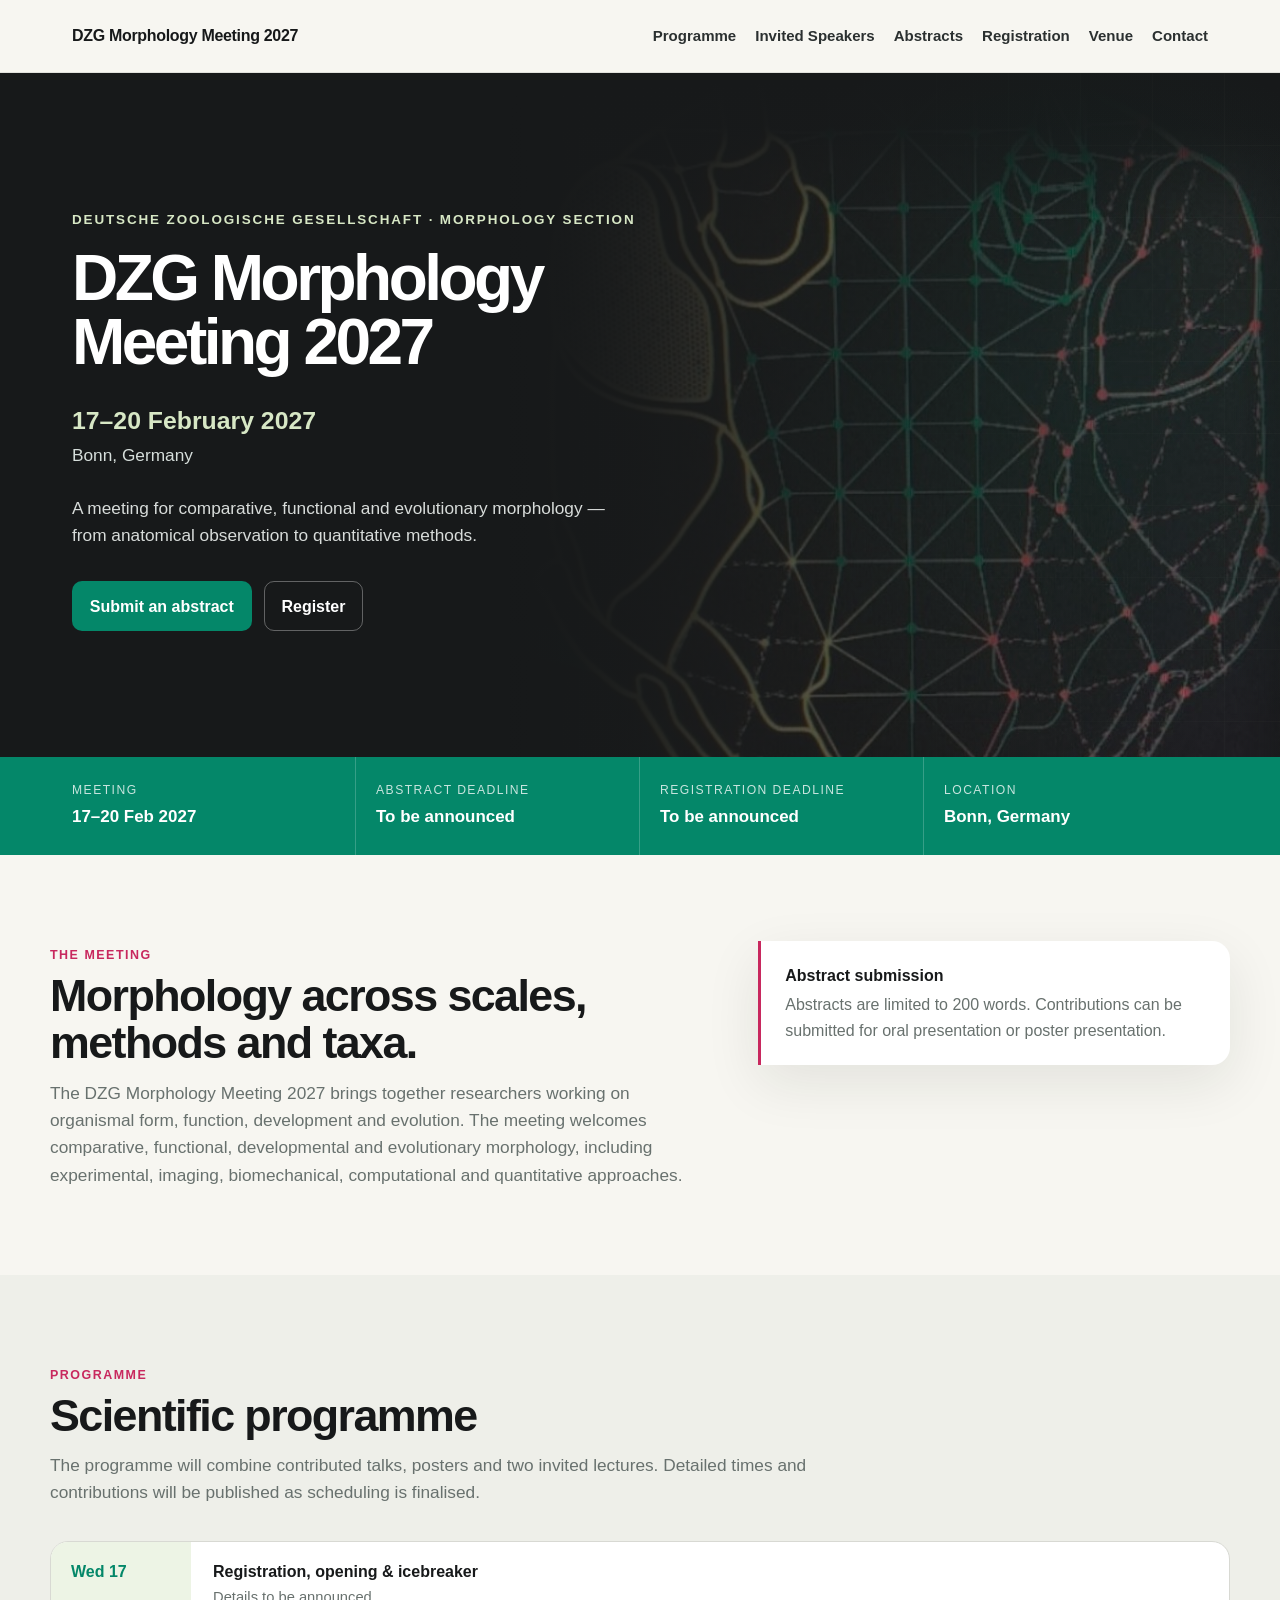
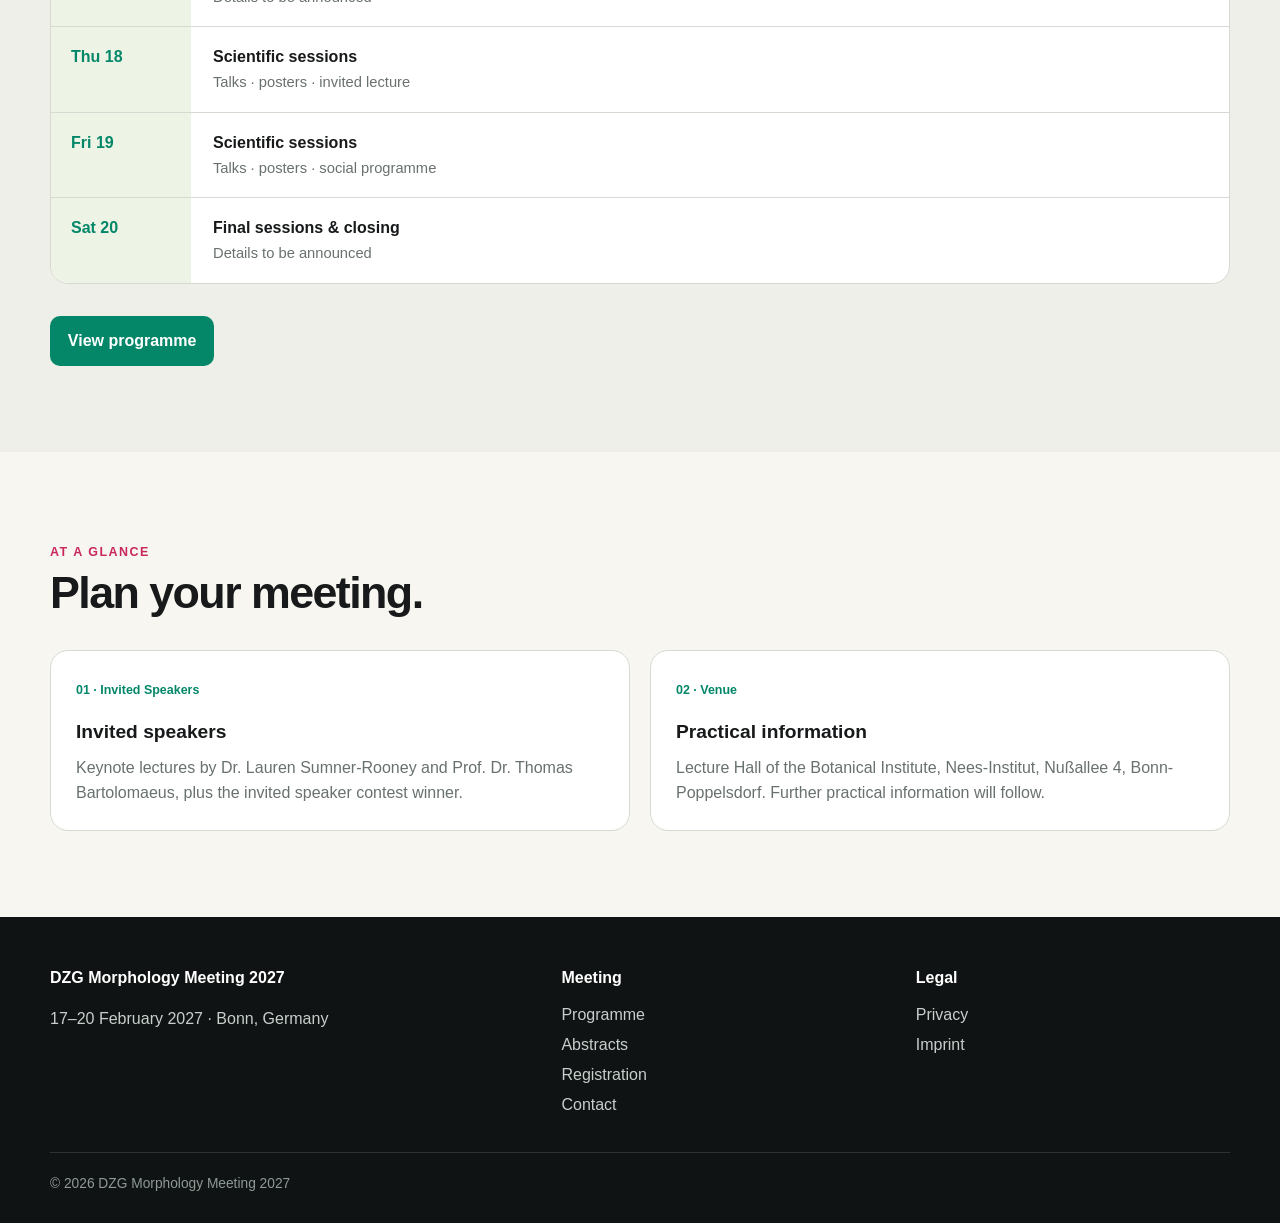
<file: index.html>
<!doctype html>
<html lang="en">
<head>
  <meta charset="utf-8">
  <meta name="viewport" content="width=device-width, initial-scale=1">
  <meta name="description" content="DZG Morphology Meeting 2027 in Bonn, 17–20 February 2027.">
  <title>DZG Morphology Meeting 2027 · Bonn</title>
  <link rel="stylesheet" href="assets/site.css">
  <link rel="icon" href="favicon.ico" sizes="any">
  <link rel="icon" type="image/png" href="assets/images/favicon.png" sizes="768x768">
  <link rel="apple-touch-icon" href="assets/images/apple-touch-icon.png">
</head>
<body>
<a class="skip-link" href="#main">Skip to content</a>
<header class="site-header">
  <div class="nav-wrap">
    <a class="brand" href="index.html"><span class="brand-long">DZG Morphology Meeting 2027</span><span class="brand-short">DZG Morphology 2027</span></a>
    <button class="nav-toggle" type="button" aria-expanded="false" aria-controls="main-nav">Menu</button>
    <nav class="site-nav" id="main-nav" aria-label="Main navigation"><ul><li><a href="programme.html">Programme</a></li><li><a href="speakers.html">Invited Speakers</a></li><li><a href="abstracts.html">Abstracts</a></li><li><a href="registration.html">Registration</a></li><li><a href="venue.html">Venue</a></li><li><a href="contact.html">Contact</a></li></ul></nav>
  </div>
</header>
<main id="main">
  <section class="hero">
    <img class="hero-image" src="assets/images/hero-head.png" alt="Stylised insect head transitioning from anatomical drawing to mesh and landmarks">
    <div class="hero-top-mask"></div>
    <div class="hero-inner"><div class="hero-copy">
      <p class="eyebrow">Deutsche Zoologische Gesellschaft · Morphology Section</p>
      <h1>DZG Morphology Meeting 2027</h1>
      <p class="hero-date">17–20 February 2027</p>
      <p class="hero-location">Bonn, Germany</p>
      <p class="hero-lead">A meeting for comparative, functional and evolutionary morphology — from anatomical observation to quantitative methods.</p>
      <div class="button-row"><a class="button button-primary" href="abstracts.html">Submit an abstract</a><a class="button button-secondary" href="registration.html">Register</a></div>
    </div></div>
  </section>
  <section class="fact-strip" aria-label="Key meeting information"><div class="fact-grid">
    <div class="fact"><span class="fact-label">Meeting</span><span class="fact-value">17–20 Feb 2027</span></div>
    <div class="fact"><span class="fact-label">Abstract deadline</span><span class="fact-value">To be announced</span></div>
    <div class="fact"><span class="fact-label">Registration deadline</span><span class="fact-value">To be announced</span></div>
    <div class="fact"><span class="fact-label">Location</span><span class="fact-value">Bonn, Germany</span></div>
  </div></section>
  <section class="section"><div class="container two-col">
    <div><span class="section-kicker">The meeting</span><h2 class="section-title">Morphology across scales, methods and taxa.</h2><p class="section-lead">The DZG Morphology Meeting 2027 brings together researchers working on organismal form, function, development and evolution. The meeting welcomes comparative, functional, developmental and evolutionary morphology, including experimental, imaging, biomechanical, computational and quantitative approaches.</p></div>
    <aside class="deadline-panel"><strong>Abstract submission</strong><p>Abstracts are limited to 200 words. Contributions can be submitted for oral presentation or poster presentation.</p></aside>
  </div></section>
  <section class="section section-alt"><div class="container">
    <span class="section-kicker">Programme</span><h2 class="section-title">Scientific programme</h2><p class="section-lead">The programme will combine contributed talks, posters and two invited lectures. Detailed times and contributions will be published as scheduling is finalised.</p>
    <div class="programme-preview" aria-label="Programme preview">
      <div class="programme-row"><div class="programme-time">Wed 17</div><div class="programme-item"><strong>Registration, opening &amp; icebreaker</strong><span>Details to be announced</span></div></div>
      <div class="programme-row"><div class="programme-time">Thu 18</div><div class="programme-item"><strong>Scientific sessions</strong><span>Talks · posters · invited lecture</span></div></div>
      <div class="programme-row"><div class="programme-time">Fri 19</div><div class="programme-item"><strong>Scientific sessions</strong><span>Talks · posters · social programme</span></div></div>
      <div class="programme-row"><div class="programme-time">Sat 20</div><div class="programme-item"><strong>Final sessions & closing</strong><span>Details to be announced</span></div></div>
    </div><div class="button-row"><a class="button button-primary" href="programme.html">View programme</a></div>
  </div></section>
  <section class="section"><div class="container">
    <span class="section-kicker">At a glance</span><h2 class="section-title">Plan your meeting.</h2>
    <div class="cards cards-two">
      <article class="card"><span class="tag">01 · Invited Speakers</span><h3>Invited speakers</h3><p>Keynote lectures by Dr. Lauren Sumner-Rooney and Prof. Dr. Thomas Bartolomaeus, plus the invited speaker contest winner.</p></article>
      <article class="card"><span class="tag">02 · Venue</span><h3>Practical information</h3><p>Lecture Hall of the Botanical Institute, Nees-Institut, Nußallee 4, Bonn-Poppelsdorf. Further practical information will follow.</p></article>
    </div>
  </div></section>
</main>
<footer class="site-footer">
  <div class="footer-grid">
    <div><div class="footer-title">DZG Morphology Meeting 2027</div><p>17–20 February 2027 · Bonn, Germany</p></div>
    <div><div class="footer-title">Meeting</div><ul class="footer-links"><li><a href="programme.html">Programme</a></li><li><a href="abstracts.html">Abstracts</a></li><li><a href="registration.html">Registration</a></li><li><a href="contact.html">Contact</a></li></ul></div>
    <div><div class="footer-title">Legal</div><ul class="footer-links"><li><a href="privacy.html">Privacy</a></li><li><a href="imprint.html">Imprint</a></li></ul></div>
  </div>
  <div class="footer-bottom">© <span data-current-year></span> DZG Morphology Meeting 2027</div>
</footer>
<script src="assets/site.js"></script>
</body></html>
</file>
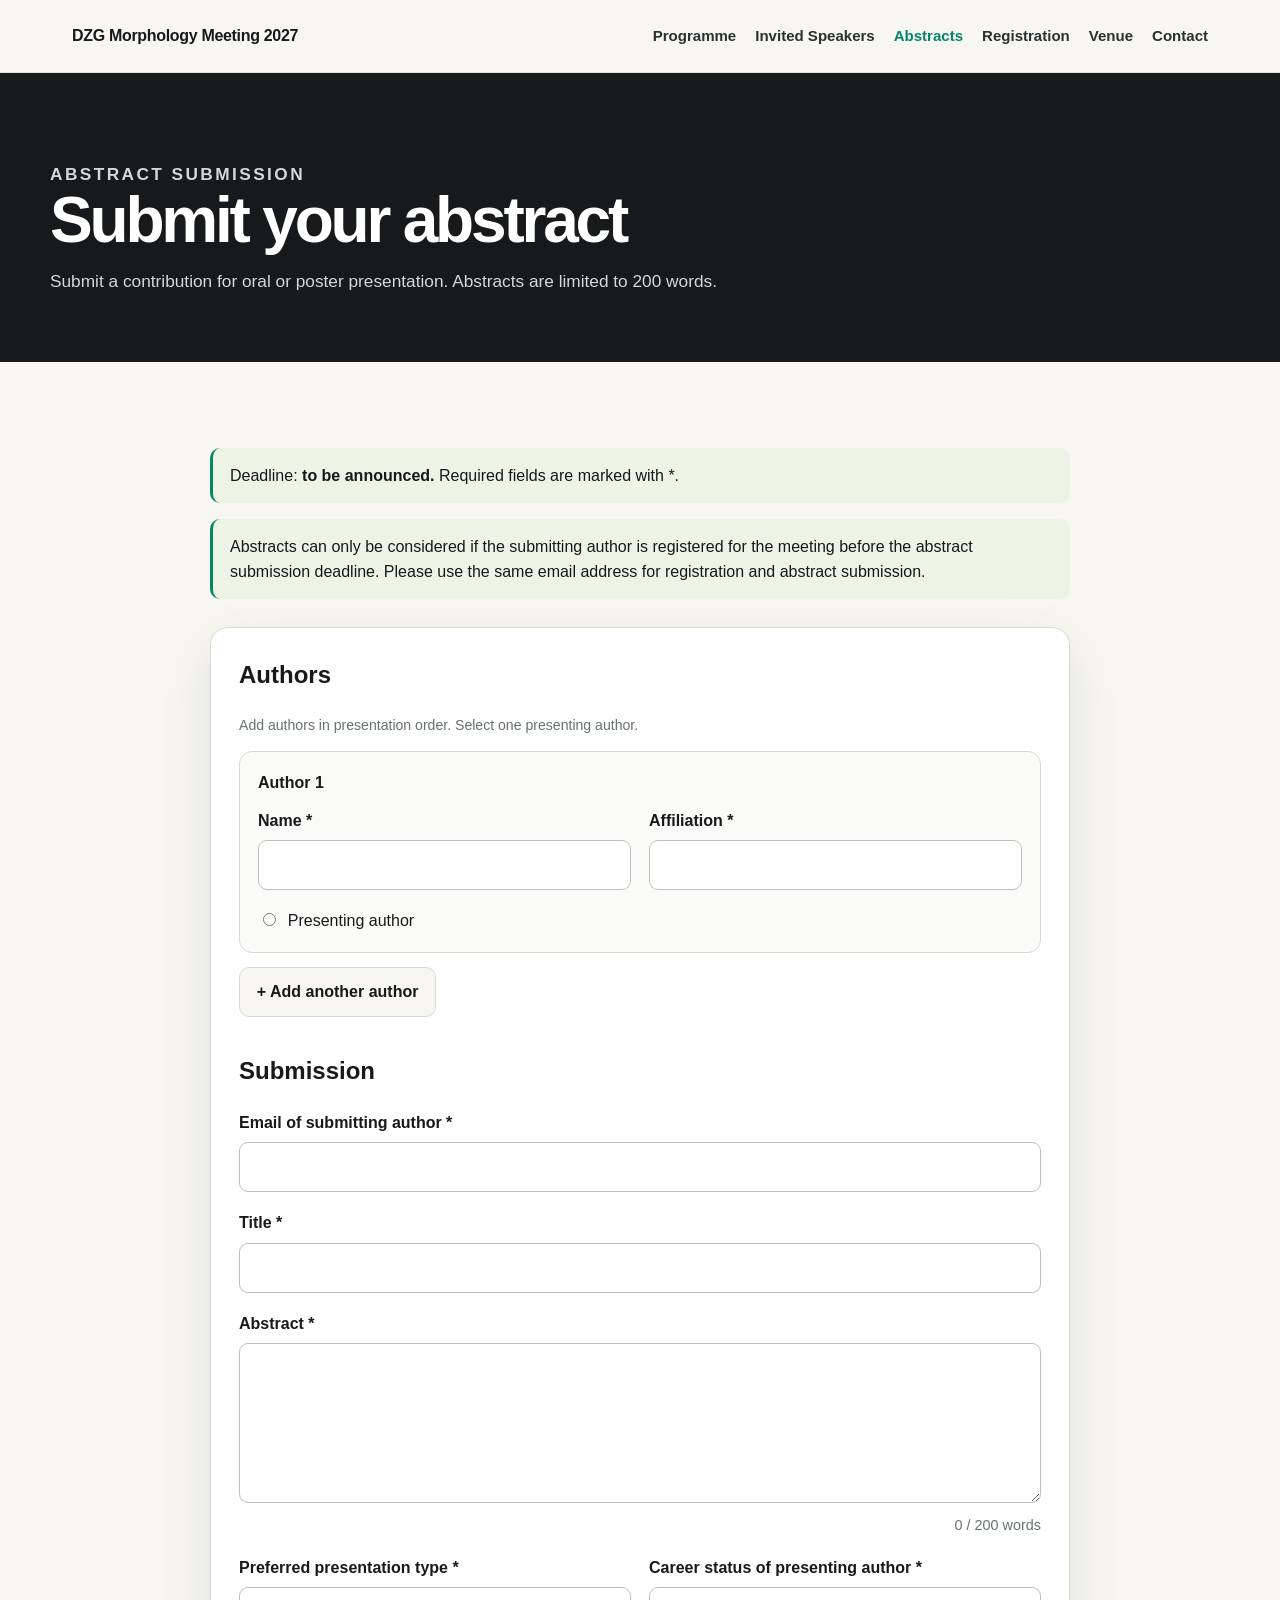
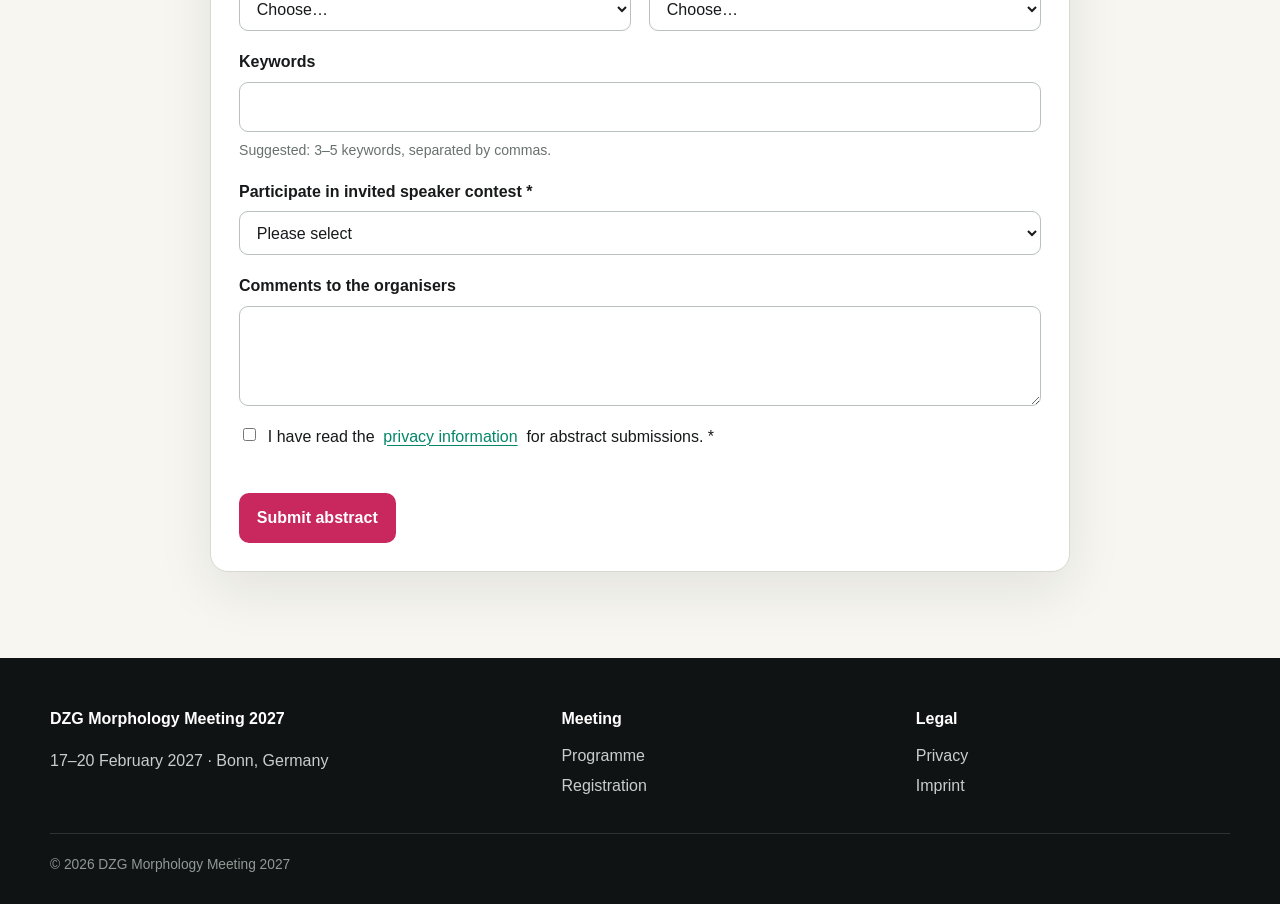
<file: abstracts.html>
<!doctype html>
<html lang="en">
<head>
  <meta charset="utf-8">
  <meta name="viewport" content="width=device-width, initial-scale=1">
  <title>Abstracts · DZG Morphology Meeting 2027</title>
  <link rel="stylesheet" href="assets/site.css">
  <link rel="icon" href="favicon.ico" sizes="any">
  <link rel="icon" type="image/png" href="assets/images/favicon.png" sizes="768x768">
  <link rel="apple-touch-icon" href="assets/images/apple-touch-icon.png">
  <script src="https://challenges.cloudflare.com/turnstile/v0/api.js" async defer></script>
</head>
<body>
<a class="skip-link" href="#main">Skip to content</a>

<header class="site-header">
  <div class="nav-wrap">
    <a class="brand" href="index.html"><span class="brand-long">DZG Morphology Meeting 2027</span><span class="brand-short">DZG Morphology 2027</span></a>
    <button class="nav-toggle" type="button" aria-expanded="false" aria-controls="main-nav">Menu</button>
    <nav class="site-nav" id="main-nav">
      <ul>
        <li><a href="programme.html">Programme</a></li>
        <li><a href="speakers.html">Invited Speakers</a></li>
        <li><a aria-current="page" href="abstracts.html">Abstracts</a></li>
        <li><a href="registration.html">Registration</a></li>
        <li><a href="venue.html">Venue</a></li>
        
        <li><a href="contact.html">Contact</a></li>
      </ul>
    </nav>
  </div>
</header>

<main id="main">
  <section class="page-hero">
    <div class="container">
      <p class="eyebrow">Abstract submission</p>
      <h1>Submit your abstract</h1>
      <p>Submit a contribution for oral or poster presentation. Abstracts are limited to 200 words.</p>
    </div>
  </section>

  <section class="section">
    <div class="container form-shell">
      <div class="notice">Deadline: <strong>to be announced.</strong> Required fields are marked with *.</div>

      <div class="notice" style="margin:1rem 0">Abstracts can only be considered if the submitting author is registered for the meeting before the abstract submission deadline. Please use the same email address for registration and abstract submission.</div>

      <form id="abstract-form" class="form-card" novalidate>
        <h2>Authors</h2>
        <p class="help">Add authors in presentation order. Select one presenting author.</p>

        <div id="authors">
          <div class="author-block" data-author="1">
            <div class="author-head">
              <strong class="author-number">Author 1</strong>
              <button class="remove-author" type="button" hidden>Remove</button>
            </div>
            <div class="form-grid">
              <div class="field">
                <label>Name *</label>
                <input data-author-name type="text" autocomplete="name" required>
              </div>
              <div class="field">
                <label>Affiliation *</label>
                <input data-author-affiliation type="text" required>
              </div>
              <div class="field">
                <label class="choice"><input data-author-presenting type="radio" name="presenting_author_choice" value="1" required> Presenting author</label>
              </div>
            </div>
          </div>
        </div>

        <button class="button" id="add-author" type="button" style="border-color:var(--line);background:var(--paper);color:var(--ink)">+ Add another author</button>

        <template id="author-template">
          <div class="author-block">
            <div class="author-head">
              <strong class="author-number">Author</strong>
              <button class="remove-author" type="button">Remove</button>
            </div>
            <div class="form-grid">
              <div class="field">
                <label>Name *</label>
                <input data-author-name type="text" required>
              </div>
              <div class="field">
                <label>Affiliation *</label>
                <input data-author-affiliation type="text" required>
              </div>
              <div class="field">
                <label class="choice"><input data-author-presenting type="radio" name="presenting_author_choice" required> Presenting author</label>
              </div>
            </div>
          </div>
        </template>

        <h2 style="margin-top:2.2rem">Submission</h2>

        <div class="form-grid">
          <div class="field full">
            <label for="submitter-email">Email of submitting author *</label>
            <input id="submitter-email" name="submitter_email" type="email" autocomplete="email" required>
          </div>

          <div class="field full">
            <label for="title">Title *</label>
            <input id="title" name="title" type="text" required>
          </div>

          <div class="field full">
            <label for="abstract-text">Abstract *</label>
            <textarea id="abstract-text" name="abstract" required aria-describedby="word-counter"></textarea>
            <div class="counter" id="word-counter">0 / 200 words</div>
          </div>

          <div class="field">
            <label for="presentation-type">Preferred presentation type *</label>
            <select id="presentation-type" name="presentation_type" required>
              <option value="">Choose…</option>
              <option value="talk">Oral presentation</option>
              <option value="poster">Poster</option>
            </select>
          </div>

          <div class="field">
            <label for="student-status">Career status of presenting author *</label>
            <select id="student-status" name="presenter_career_stage" required>
              <option value="">Choose…</option>
              <option>Undergraduate / Master's student</option>
              <option>Doctoral researcher</option>
              <option>Postdoctoral researcher</option>
              <option>Other / prefer not to say</option>
            </select>
          </div>

          <div class="field full">
            <label for="keywords">Keywords</label>
            <input id="keywords" name="keywords" type="text">
            <small>Suggested: 3–5 keywords, separated by commas.</small>
          </div>

          <div class="field full">
            <label for="invited_speaker_contest">Participate in invited speaker contest <span aria-hidden="true">*</span></label>
            <select id="invited_speaker_contest" name="invited_speaker_contest" required>
              <option value="" selected disabled>Please select</option>
              <option value="true">Yes</option>
              <option value="false">No</option>
            </select>
          </div>

          <div class="field full">
            <label for="comments">Comments to the organisers</label>
            <textarea id="comments" name="comments" style="min-height:100px"></textarea>
          </div>

          <div class="field full">
            <label class="choice">
              <input type="checkbox" name="privacy_acknowledgement" required>
              I have read the <a href="privacy.html" target="_blank" rel="noopener">privacy information</a> for abstract submissions. *
            </label>
          </div>

          <div class="field full">
            <div id="turnstile-abstract"
                 class="cf-turnstile"
                 data-sitekey="0x4AAAAAAE9vNdNI1GH3vLQM"
                 data-action="abstract"
                 data-theme="auto"
                 data-size="flexible"
                 data-appearance="always"
                 data-language="en"></div>
          </div>
        </div>

        <div class="form-actions">
          <button class="button button-magenta" type="submit">Submit abstract</button>
          <span class="status" aria-live="polite" role="status"></span>
        </div>
      </form>
    </div>
  </section>
</main>

<footer class="site-footer">
  <div class="footer-grid">
    <div><div class="footer-title">DZG Morphology Meeting 2027</div><p>17–20 February 2027 · Bonn, Germany</p></div>
    <div><div class="footer-title">Meeting</div><ul class="footer-links"><li><a href="programme.html">Programme</a></li><li><a href="registration.html">Registration</a></li></ul></div>
    <div><div class="footer-title">Legal</div><ul class="footer-links"><li><a href="privacy.html">Privacy</a></li><li><a href="imprint.html">Imprint</a></li></ul></div>
  </div>
  <div class="footer-bottom">© <span data-current-year></span> DZG Morphology Meeting 2027</div>
</footer>

<script src="assets/site.js"></script>
</body>
</html>
</file>
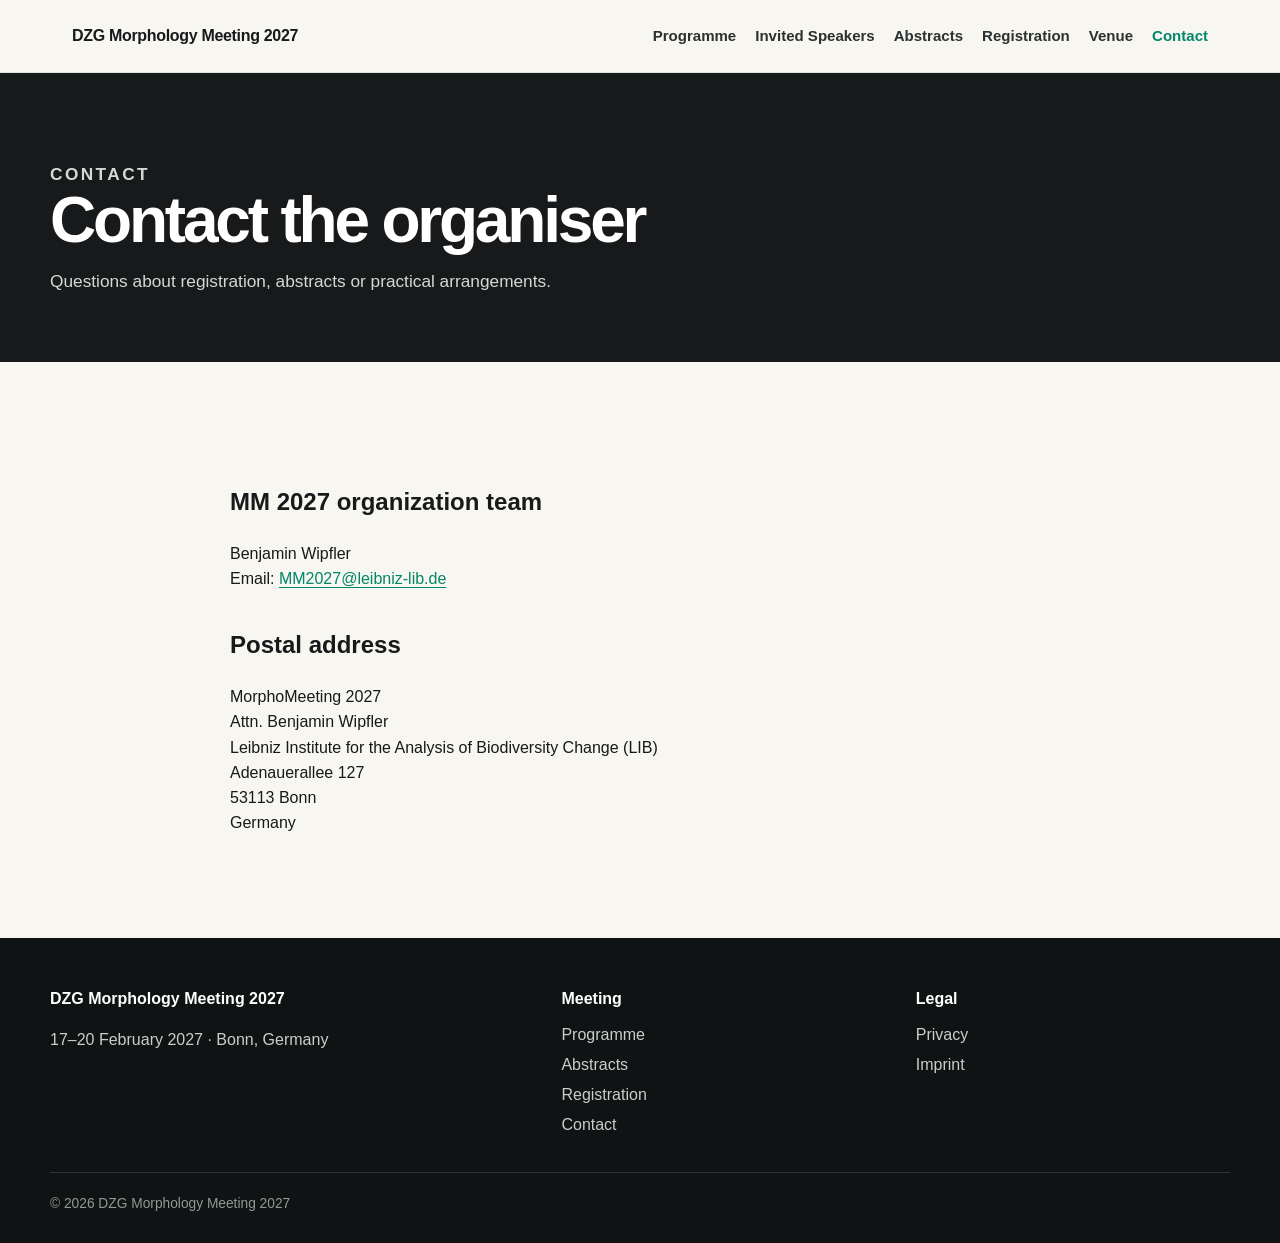
<file: contact.html>
<!doctype html>
<html lang="en">
<head>
  <meta charset="utf-8">
  <meta name="viewport" content="width=device-width, initial-scale=1">
  <meta name="description" content="Contact the organiser — DZG Morphology Meeting 2027, Bonn, 17–20 February 2027.">
  <title>Contact the organiser · DZG Morphology Meeting 2027</title>
  <link rel="stylesheet" href="assets/site.css">
  <link rel="icon" href="favicon.ico" sizes="any">
  <link rel="icon" type="image/png" href="assets/images/favicon.png" sizes="768x768">
  <link rel="apple-touch-icon" href="assets/images/apple-touch-icon.png">
</head>
<body>
<a class="skip-link" href="#main">Skip to content</a>
<header class="site-header">
  <div class="nav-wrap">
    <a class="brand" href="index.html"><span class="brand-long">DZG Morphology Meeting 2027</span><span class="brand-short">DZG Morphology 2027</span></a>
    <button class="nav-toggle" type="button" aria-expanded="false" aria-controls="main-nav">Menu</button>
    <nav class="site-nav" id="main-nav" aria-label="Main navigation"><ul><li><a href="programme.html">Programme</a></li><li><a href="speakers.html">Invited Speakers</a></li><li><a href="abstracts.html">Abstracts</a></li><li><a href="registration.html">Registration</a></li><li><a href="venue.html">Venue</a></li><li><a aria-current="page" href="contact.html">Contact</a></li></ul></nav>
  </div>
</header>
<main id="main">
  <section class="page-hero"><div class="container"><p class="eyebrow">Contact</p><h1>Contact the organiser</h1><p>Questions about registration, abstracts or practical arrangements.</p></div></section>
  <section class="section"><div class="container legal-copy">
    <h2>MM 2027 organization team</h2>
    <p>Benjamin Wipfler<br>Email: <a href="mailto:MM2027@leibniz-lib.de">MM2027@leibniz-lib.de</a></p>
    <h2>Postal address</h2>
    <p>MorphoMeeting 2027<br>Attn. Benjamin Wipfler<br>Leibniz Institute for the Analysis of Biodiversity Change (LIB)<br>Adenauerallee 127<br>53113 Bonn<br>Germany</p>
  </div></section>
</main>
<footer class="site-footer">
  <div class="footer-grid">
    <div><div class="footer-title">DZG Morphology Meeting 2027</div><p>17–20 February 2027 · Bonn, Germany</p></div>
    <div><div class="footer-title">Meeting</div><ul class="footer-links"><li><a href="programme.html">Programme</a></li><li><a href="abstracts.html">Abstracts</a></li><li><a href="registration.html">Registration</a></li><li><a href="contact.html">Contact</a></li></ul></div>
    <div><div class="footer-title">Legal</div><ul class="footer-links"><li><a href="privacy.html">Privacy</a></li><li><a href="imprint.html">Imprint</a></li></ul></div>
  </div>
  <div class="footer-bottom">© <span data-current-year></span> DZG Morphology Meeting 2027</div>
</footer>
<script src="assets/site.js"></script>
</body>
</html>
</file>
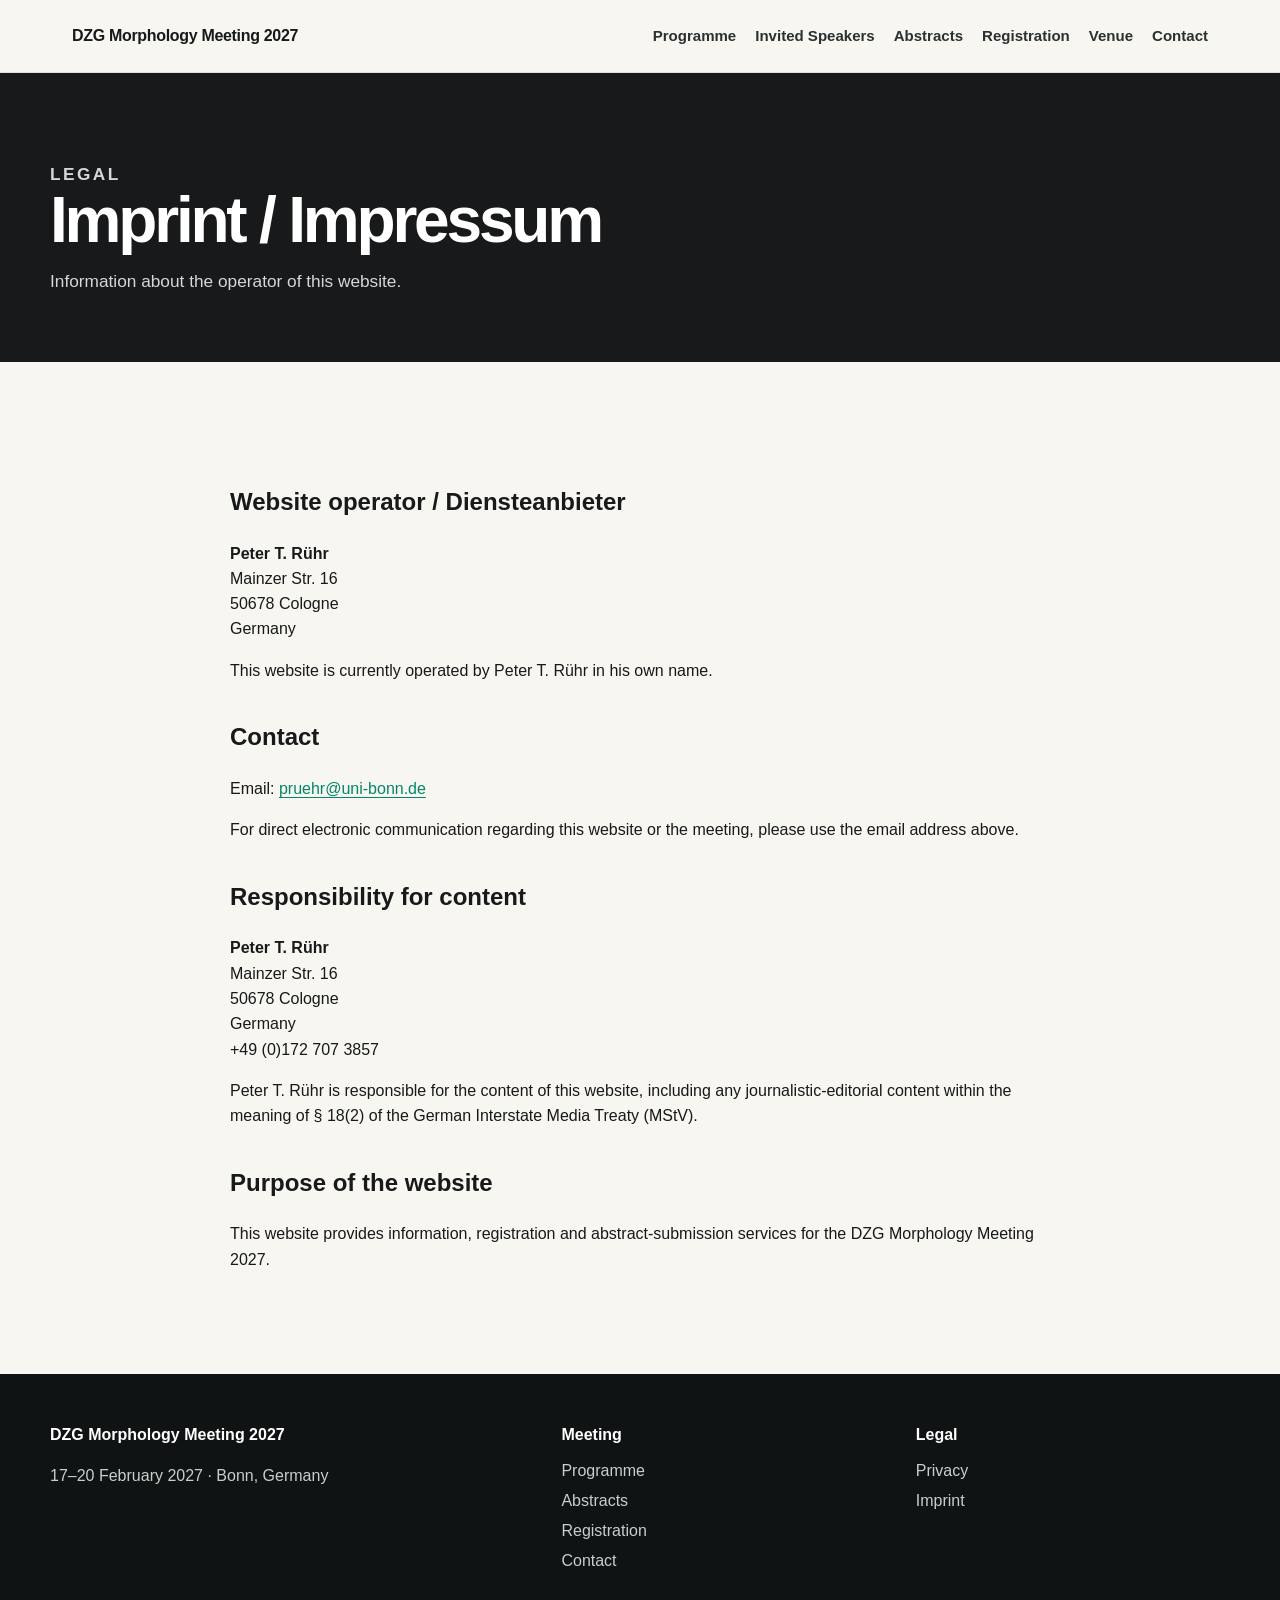
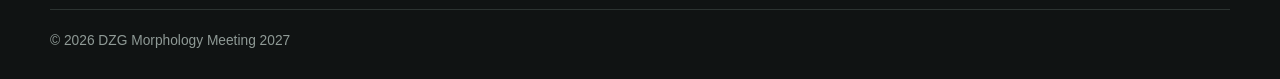
<file: imprint.html>
<!doctype html>
<html lang="en">
<head>
  <meta charset="utf-8">
  <meta name="viewport" content="width=device-width, initial-scale=1">
  <meta name="description" content="Imprint / Legal notice — DZG Morphology Meeting 2027, Bonn, 17–20 February 2027.">
  <title>Imprint / Legal notice · DZG Morphology Meeting 2027</title>
  <link rel="stylesheet" href="assets/site.css">
  <link rel="icon" href="favicon.ico" sizes="any">
  <link rel="icon" type="image/png" href="assets/images/favicon.png" sizes="768x768">
  <link rel="apple-touch-icon" href="assets/images/apple-touch-icon.png">
</head>
<body>
<a class="skip-link" href="#main">Skip to content</a>
<header class="site-header">
  <div class="nav-wrap">
    <a class="brand" href="index.html"><span class="brand-long">DZG Morphology Meeting 2027</span><span class="brand-short">DZG Morphology 2027</span></a>
    <button class="nav-toggle" type="button" aria-expanded="false" aria-controls="main-nav">Menu</button>
    <nav class="site-nav" id="main-nav" aria-label="Main navigation"><ul><li><a href="programme.html">Programme</a></li><li><a href="speakers.html">Invited Speakers</a></li><li><a href="abstracts.html">Abstracts</a></li><li><a href="registration.html">Registration</a></li><li><a href="venue.html">Venue</a></li><li><a href="contact.html">Contact</a></li></ul></nav>
  </div>
</header>
<main id="main">
  <section class="page-hero"><div class="container"><p class="eyebrow">Legal</p><h1>Imprint / Impressum</h1><p>Information about the operator of this website.</p></div></section>
  <section class="section"><div class="container legal-copy">
    <h2>Website operator / Diensteanbieter</h2>
    <p><strong>Peter T. Rühr</strong><br>Mainzer Str. 16<br>50678 Cologne<br>Germany</p>
    <p>This website is currently operated by Peter T. Rühr in his own name.</p>

    <h2>Contact</h2>
    <p>Email: <a href="mailto:pruehr@uni-bonn.de">pruehr@uni-bonn.de</a></p>
    <p>For direct electronic communication regarding this website or the meeting, please use the email address above.</p>

    <h2>Responsibility for content</h2>
    <p><strong>Peter T. Rühr</strong><br>Mainzer Str. 16<br>50678 Cologne<br>Germany<br>+49 (0)172 707 3857</p>
    <p>Peter T. Rühr is responsible for the content of this website, including any journalistic-editorial content within the meaning of § 18(2) of the German Interstate Media Treaty (MStV).</p>

    <h2>Purpose of the website</h2>
    <p>This website provides information, registration and abstract-submission services for the DZG Morphology Meeting 2027.</p>
  </div></section>
</main>
<footer class="site-footer">
  <div class="footer-grid">
    <div><div class="footer-title">DZG Morphology Meeting 2027</div><p>17–20 February 2027 · Bonn, Germany</p></div>
    <div><div class="footer-title">Meeting</div><ul class="footer-links"><li><a href="programme.html">Programme</a></li><li><a href="abstracts.html">Abstracts</a></li><li><a href="registration.html">Registration</a></li><li><a href="contact.html">Contact</a></li></ul></div>
    <div><div class="footer-title">Legal</div><ul class="footer-links"><li><a href="privacy.html">Privacy</a></li><li><a href="imprint.html">Imprint</a></li></ul></div>
  </div>
  <div class="footer-bottom">© <span data-current-year></span> DZG Morphology Meeting 2027</div>
</footer>
<script src="assets/site.js"></script>
</body>
</html>
</file>
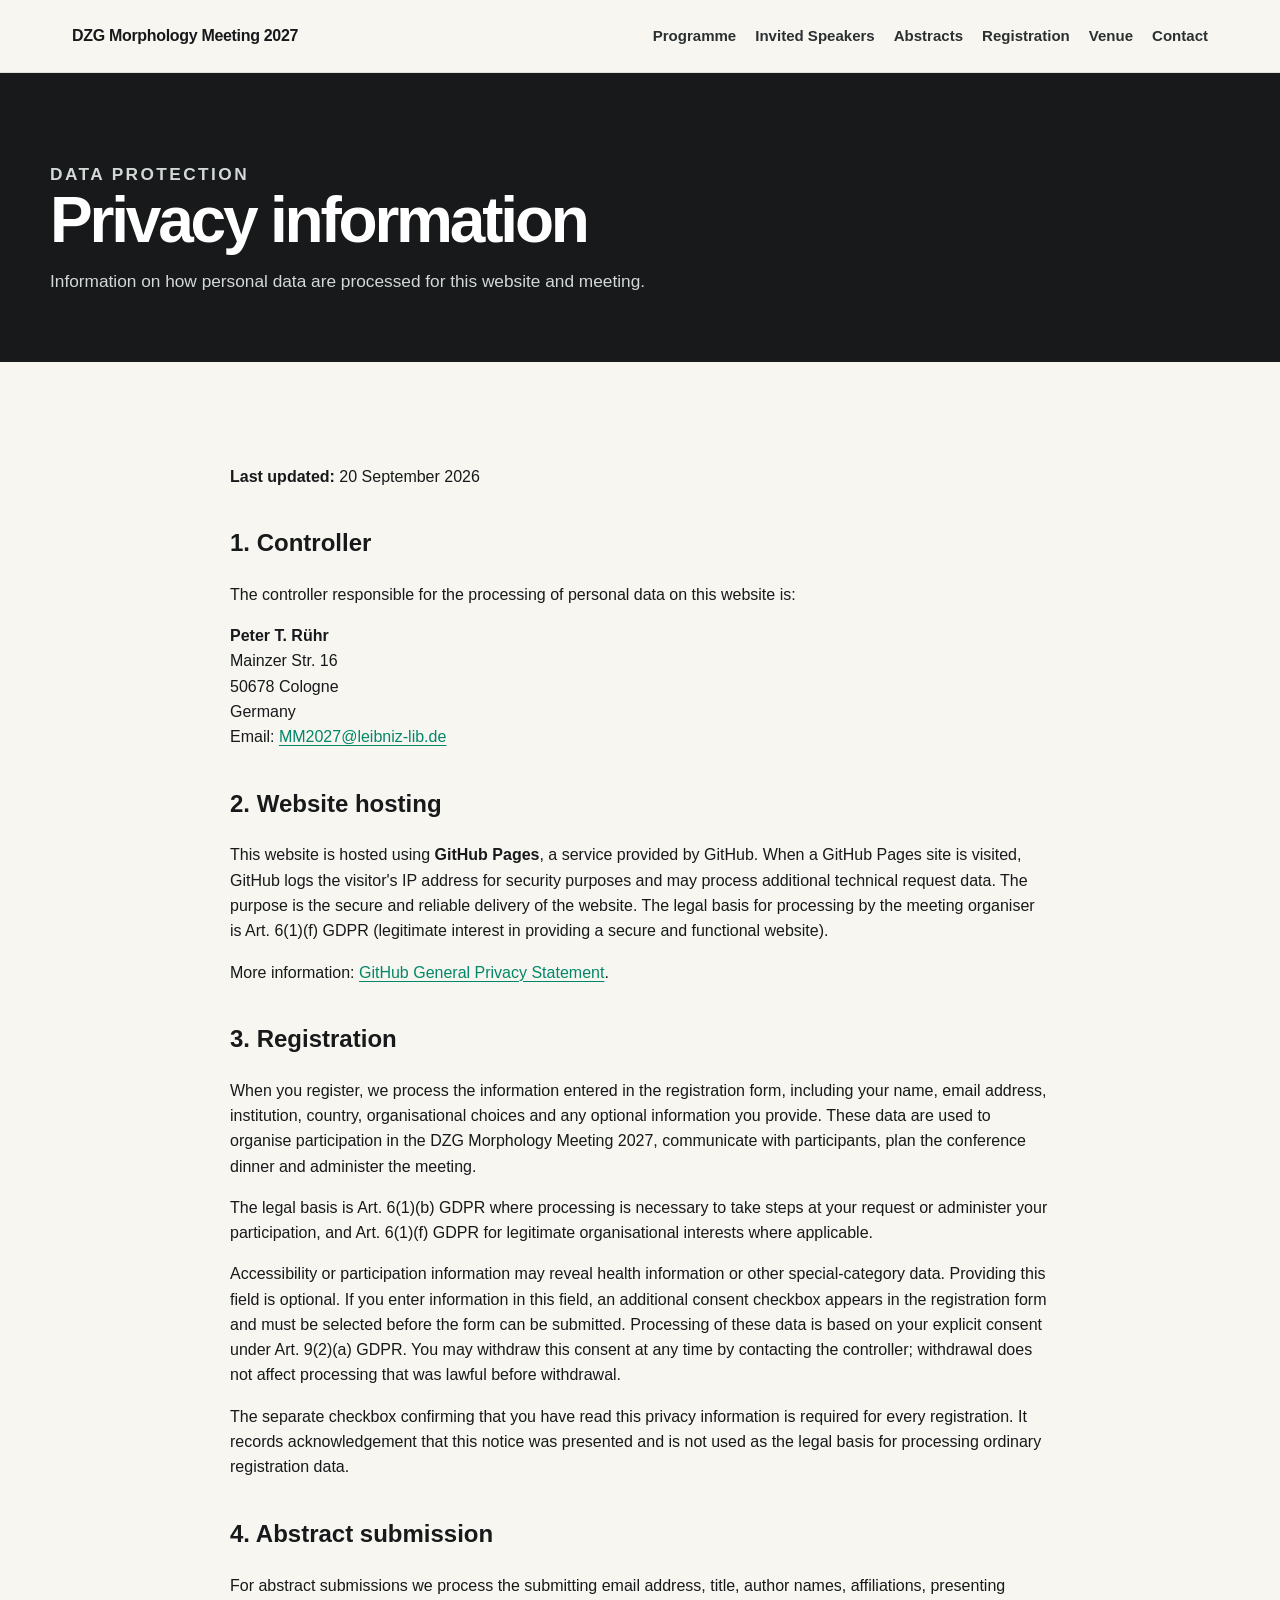
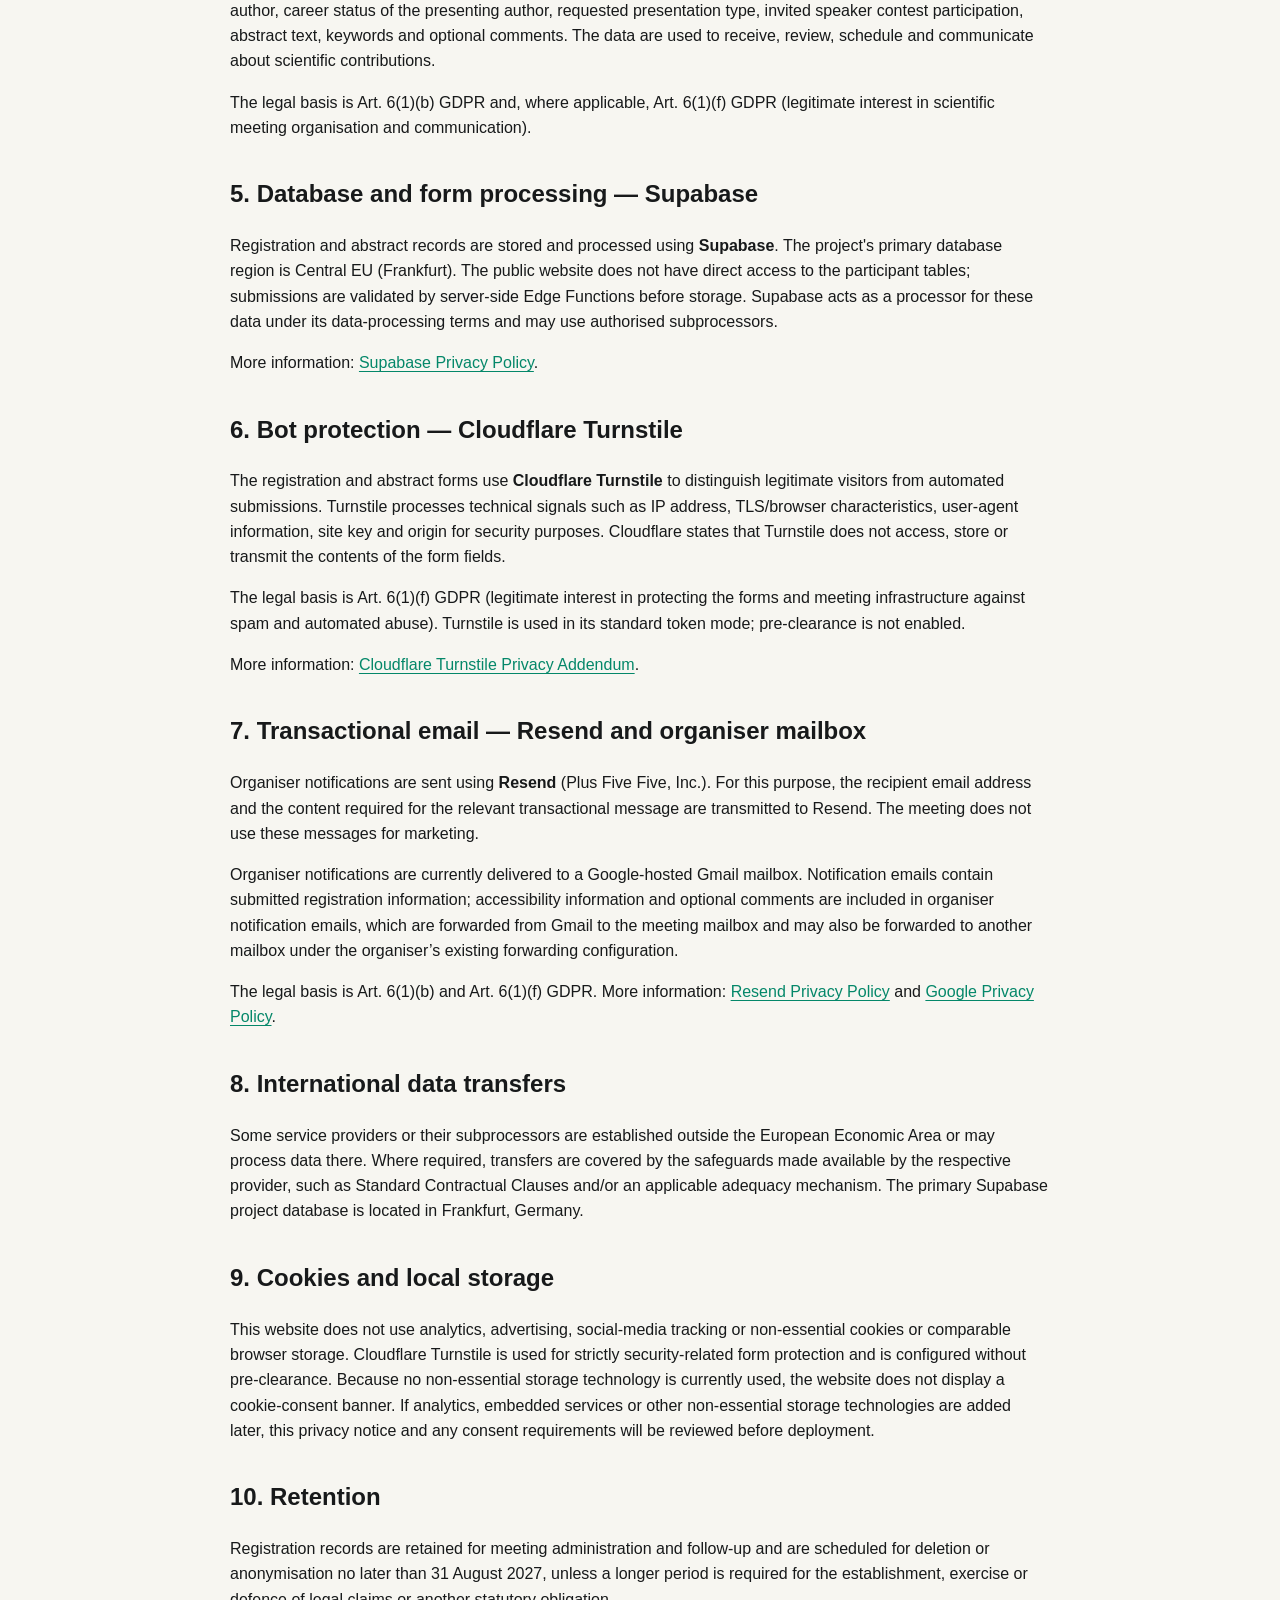
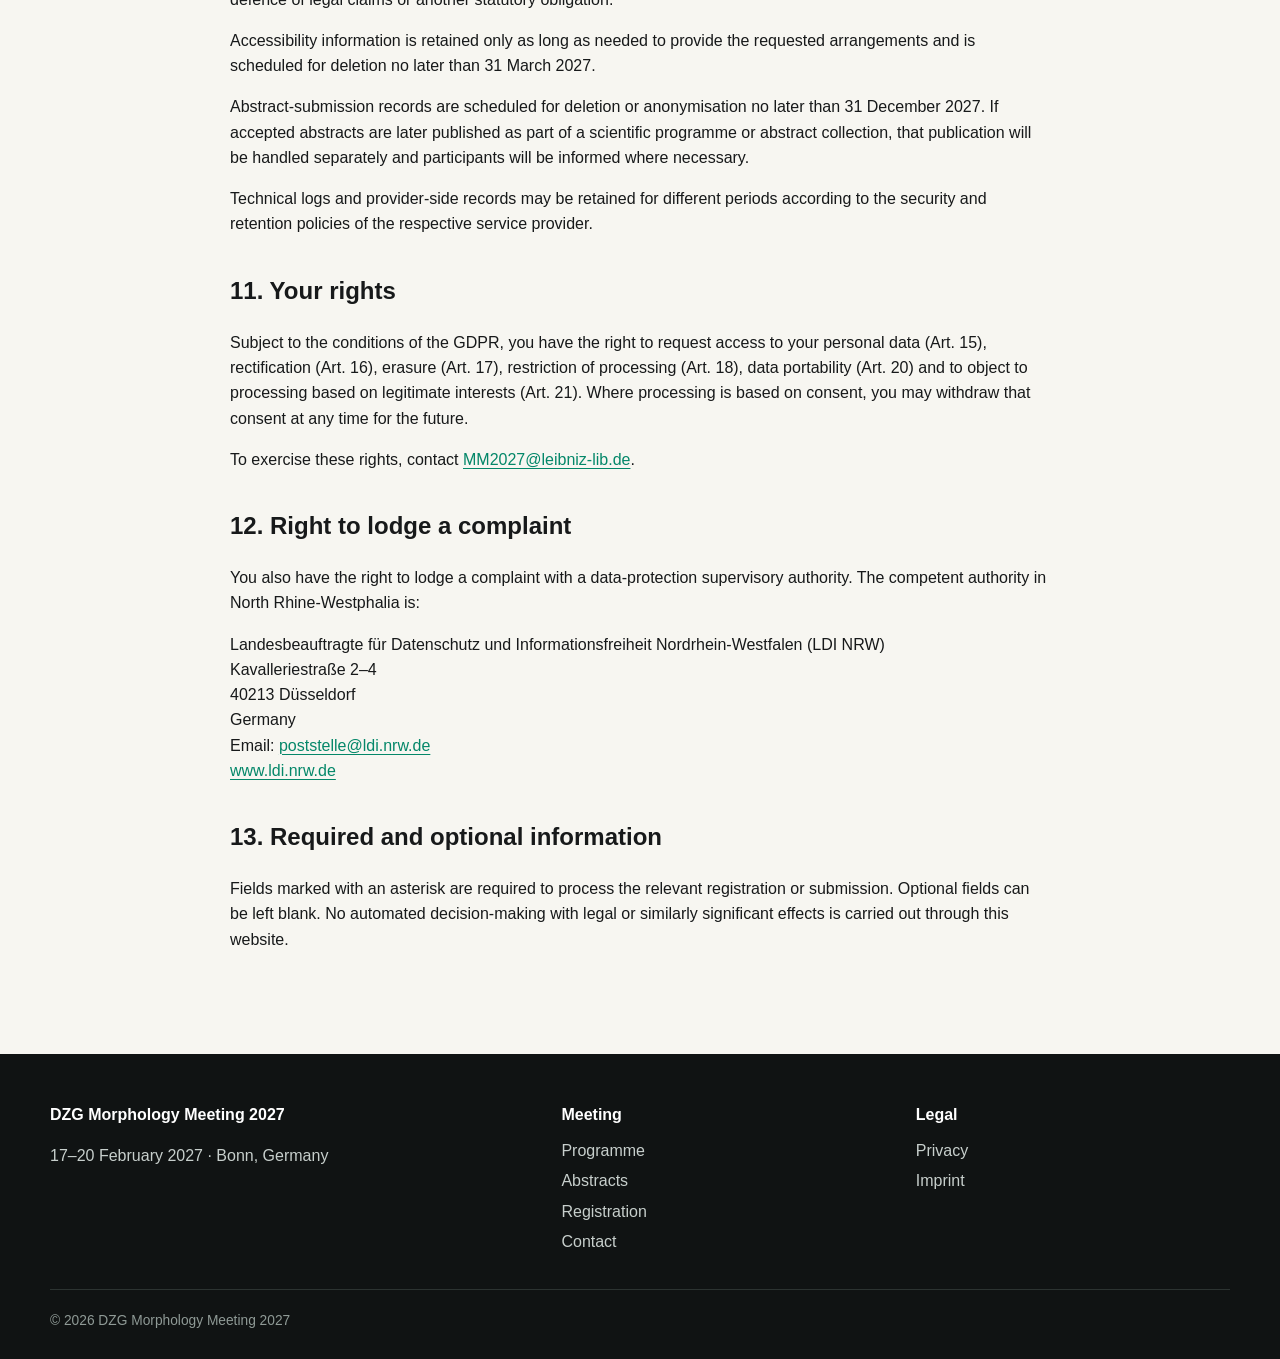
<file: privacy.html>
<!doctype html>
<html lang="en">
<head>
  <meta charset="utf-8">
  <meta name="viewport" content="width=device-width, initial-scale=1">
  <meta name="description" content="Privacy information — DZG Morphology Meeting 2027, Bonn, 17–20 February 2027.">
  <title>Privacy information · DZG Morphology Meeting 2027</title>
  <link rel="stylesheet" href="assets/site.css">
  <link rel="icon" href="favicon.ico" sizes="any">
  <link rel="icon" type="image/png" href="assets/images/favicon.png" sizes="768x768">
  <link rel="apple-touch-icon" href="assets/images/apple-touch-icon.png">
  
</head>
<body>
<a class="skip-link" href="#main">Skip to content</a>
<header class="site-header">
  <div class="nav-wrap">
    <a class="brand" href="index.html"><span class="brand-long">DZG Morphology Meeting 2027</span><span class="brand-short">DZG Morphology 2027</span></a>
    <button class="nav-toggle" type="button" aria-expanded="false" aria-controls="main-nav">Menu</button>
    <nav class="site-nav" id="main-nav" aria-label="Main navigation"><ul><li><a href="programme.html">Programme</a></li><li><a href="speakers.html">Invited Speakers</a></li><li><a href="abstracts.html">Abstracts</a></li><li><a href="registration.html">Registration</a></li><li><a href="venue.html">Venue</a></li><li><a href="contact.html">Contact</a></li></ul></nav>
  </div>
</header>
<main id="main">
  <section class="page-hero"><div class="container"><p class="eyebrow">Data protection</p><h1>Privacy information</h1><p>Information on how personal data are processed for this website and meeting.</p></div></section>
  <section class="section"><div class="container legal-copy">
    <p><strong>Last updated:</strong> 20 September 2026</p>

    <h2>1. Controller</h2>
    <p>The controller responsible for the processing of personal data on this website is:</p>
    <p><strong>Peter T. Rühr</strong><br>Mainzer Str. 16<br>50678 Cologne<br>Germany<br>Email: <a href="mailto:MM2027@leibniz-lib.de">MM2027@leibniz-lib.de</a></p>

    <h2>2. Website hosting</h2>
    <p>This website is hosted using <strong>GitHub Pages</strong>, a service provided by GitHub. When a GitHub Pages site is visited, GitHub logs the visitor's IP address for security purposes and may process additional technical request data. The purpose is the secure and reliable delivery of the website. The legal basis for processing by the meeting organiser is Art. 6(1)(f) GDPR (legitimate interest in providing a secure and functional website).</p>
    <p>More information: <a href="https://docs.github.com/en/site-policy/privacy-policies/github-general-privacy-statement" rel="external noopener">GitHub General Privacy Statement</a>.</p>

    <h2>3. Registration</h2>
    <p>When you register, we process the information entered in the registration form, including your name, email address, institution, country, organisational choices and any optional information you provide. These data are used to organise participation in the DZG Morphology Meeting 2027, communicate with participants, plan the conference dinner and administer the meeting.</p>
    <p>The legal basis is Art. 6(1)(b) GDPR where processing is necessary to take steps at your request or administer your participation, and Art. 6(1)(f) GDPR for legitimate organisational interests where applicable.</p>
    <p>Accessibility or participation information may reveal health information or other special-category data. Providing this field is optional. If you enter information in this field, an additional consent checkbox appears in the registration form and must be selected before the form can be submitted. Processing of these data is based on your explicit consent under Art. 9(2)(a) GDPR. You may withdraw this consent at any time by contacting the controller; withdrawal does not affect processing that was lawful before withdrawal.</p>
    <p>The separate checkbox confirming that you have read this privacy information is required for every registration. It records acknowledgement that this notice was presented and is not used as the legal basis for processing ordinary registration data.</p>

    <h2>4. Abstract submission</h2>
    <p>For abstract submissions we process the submitting email address, title, author names, affiliations, presenting author, career status of the presenting author, requested presentation type, invited speaker contest participation, abstract text, keywords and optional comments. The data are used to receive, review, schedule and communicate about scientific contributions.</p>
    <p>The legal basis is Art. 6(1)(b) GDPR and, where applicable, Art. 6(1)(f) GDPR (legitimate interest in scientific meeting organisation and communication).</p>

    <h2>5. Database and form processing — Supabase</h2>
    <p>Registration and abstract records are stored and processed using <strong>Supabase</strong>. The project's primary database region is Central EU (Frankfurt). The public website does not have direct access to the participant tables; submissions are validated by server-side Edge Functions before storage. Supabase acts as a processor for these data under its data-processing terms and may use authorised subprocessors.</p>
    <p>More information: <a href="https://supabase.com/privacy" rel="external noopener">Supabase Privacy Policy</a>.</p>

    <h2>6. Bot protection — Cloudflare Turnstile</h2>
    <p>The registration and abstract forms use <strong>Cloudflare Turnstile</strong> to distinguish legitimate visitors from automated submissions. Turnstile processes technical signals such as IP address, TLS/browser characteristics, user-agent information, site key and origin for security purposes. Cloudflare states that Turnstile does not access, store or transmit the contents of the form fields.</p>
    <p>The legal basis is Art. 6(1)(f) GDPR (legitimate interest in protecting the forms and meeting infrastructure against spam and automated abuse). Turnstile is used in its standard token mode; pre-clearance is not enabled.</p>
    <p>More information: <a href="https://www.cloudflare.com/turnstile-privacy-policy/" rel="external noopener">Cloudflare Turnstile Privacy Addendum</a>.</p>

    <h2>7. Transactional email — Resend and organiser mailbox</h2>
    <p>Organiser notifications are sent using <strong>Resend</strong> (Plus Five Five, Inc.). For this purpose, the recipient email address and the content required for the relevant transactional message are transmitted to Resend. The meeting does not use these messages for marketing.</p>
    <p>Organiser notifications are currently delivered to a Google-hosted Gmail mailbox. Notification emails contain submitted registration information; accessibility information and optional comments are included in organiser notification emails, which are forwarded from Gmail to the meeting mailbox and may also be forwarded to another mailbox under the organiser’s existing forwarding configuration.</p>
    <p>The legal basis is Art. 6(1)(b) and Art. 6(1)(f) GDPR. More information: <a href="https://resend.com/legal/privacy-policy" rel="external noopener">Resend Privacy Policy</a> and <a href="https://policies.google.com/privacy" rel="external noopener">Google Privacy Policy</a>.</p>

    <h2>8. International data transfers</h2>
    <p>Some service providers or their subprocessors are established outside the European Economic Area or may process data there. Where required, transfers are covered by the safeguards made available by the respective provider, such as Standard Contractual Clauses and/or an applicable adequacy mechanism. The primary Supabase project database is located in Frankfurt, Germany.</p>

    <h2>9. Cookies and local storage</h2>
    <p>This website does not use analytics, advertising, social-media tracking or non-essential cookies or comparable browser storage. Cloudflare Turnstile is used for strictly security-related form protection and is configured without pre-clearance. Because no non-essential storage technology is currently used, the website does not display a cookie-consent banner. If analytics, embedded services or other non-essential storage technologies are added later, this privacy notice and any consent requirements will be reviewed before deployment.</p>

    <h2>10. Retention</h2>
    <p>Registration records are retained for meeting administration and follow-up and are scheduled for deletion or anonymisation no later than 31 August 2027, unless a longer period is required for the establishment, exercise or defence of legal claims or another statutory obligation.</p>
    <p>Accessibility information is retained only as long as needed to provide the requested arrangements and is scheduled for deletion no later than 31 March 2027.</p>
    <p>Abstract-submission records are scheduled for deletion or anonymisation no later than 31 December 2027. If accepted abstracts are later published as part of a scientific programme or abstract collection, that publication will be handled separately and participants will be informed where necessary.</p>
    <p>Technical logs and provider-side records may be retained for different periods according to the security and retention policies of the respective service provider.</p>

    <h2>11. Your rights</h2>
    <p>Subject to the conditions of the GDPR, you have the right to request access to your personal data (Art. 15), rectification (Art. 16), erasure (Art. 17), restriction of processing (Art. 18), data portability (Art. 20) and to object to processing based on legitimate interests (Art. 21). Where processing is based on consent, you may withdraw that consent at any time for the future.</p>
    <p>To exercise these rights, contact <a href="mailto:MM2027@leibniz-lib.de">MM2027@leibniz-lib.de</a>.</p>

    <h2>12. Right to lodge a complaint</h2>
    <p>You also have the right to lodge a complaint with a data-protection supervisory authority. The competent authority in North Rhine-Westphalia is:</p>
    <p>Landesbeauftragte für Datenschutz und Informationsfreiheit Nordrhein-Westfalen (LDI NRW)<br>Kavalleriestraße 2–4<br>40213 Düsseldorf<br>Germany<br>Email: <a href="mailto:poststelle@ldi.nrw.de">poststelle@ldi.nrw.de</a><br><a href="https://www.ldi.nrw.de" rel="external noopener">www.ldi.nrw.de</a></p>

    <h2>13. Required and optional information</h2>
    <p>Fields marked with an asterisk are required to process the relevant registration or submission. Optional fields can be left blank. No automated decision-making with legal or similarly significant effects is carried out through this website.</p>
  </div></section>
</main>
<footer class="site-footer">
  <div class="footer-grid">
    <div><div class="footer-title">DZG Morphology Meeting 2027</div><p>17–20 February 2027 · Bonn, Germany</p></div>
    <div><div class="footer-title">Meeting</div><ul class="footer-links"><li><a href="programme.html">Programme</a></li><li><a href="abstracts.html">Abstracts</a></li><li><a href="registration.html">Registration</a></li><li><a href="contact.html">Contact</a></li></ul></div>
    <div><div class="footer-title">Legal</div><ul class="footer-links"><li><a href="privacy.html">Privacy</a></li><li><a href="imprint.html">Imprint</a></li></ul></div>
  </div>
  <div class="footer-bottom">© <span data-current-year></span> DZG Morphology Meeting 2027</div>
</footer>
<script src="assets/site.js"></script>
</body>
</html>
</file>
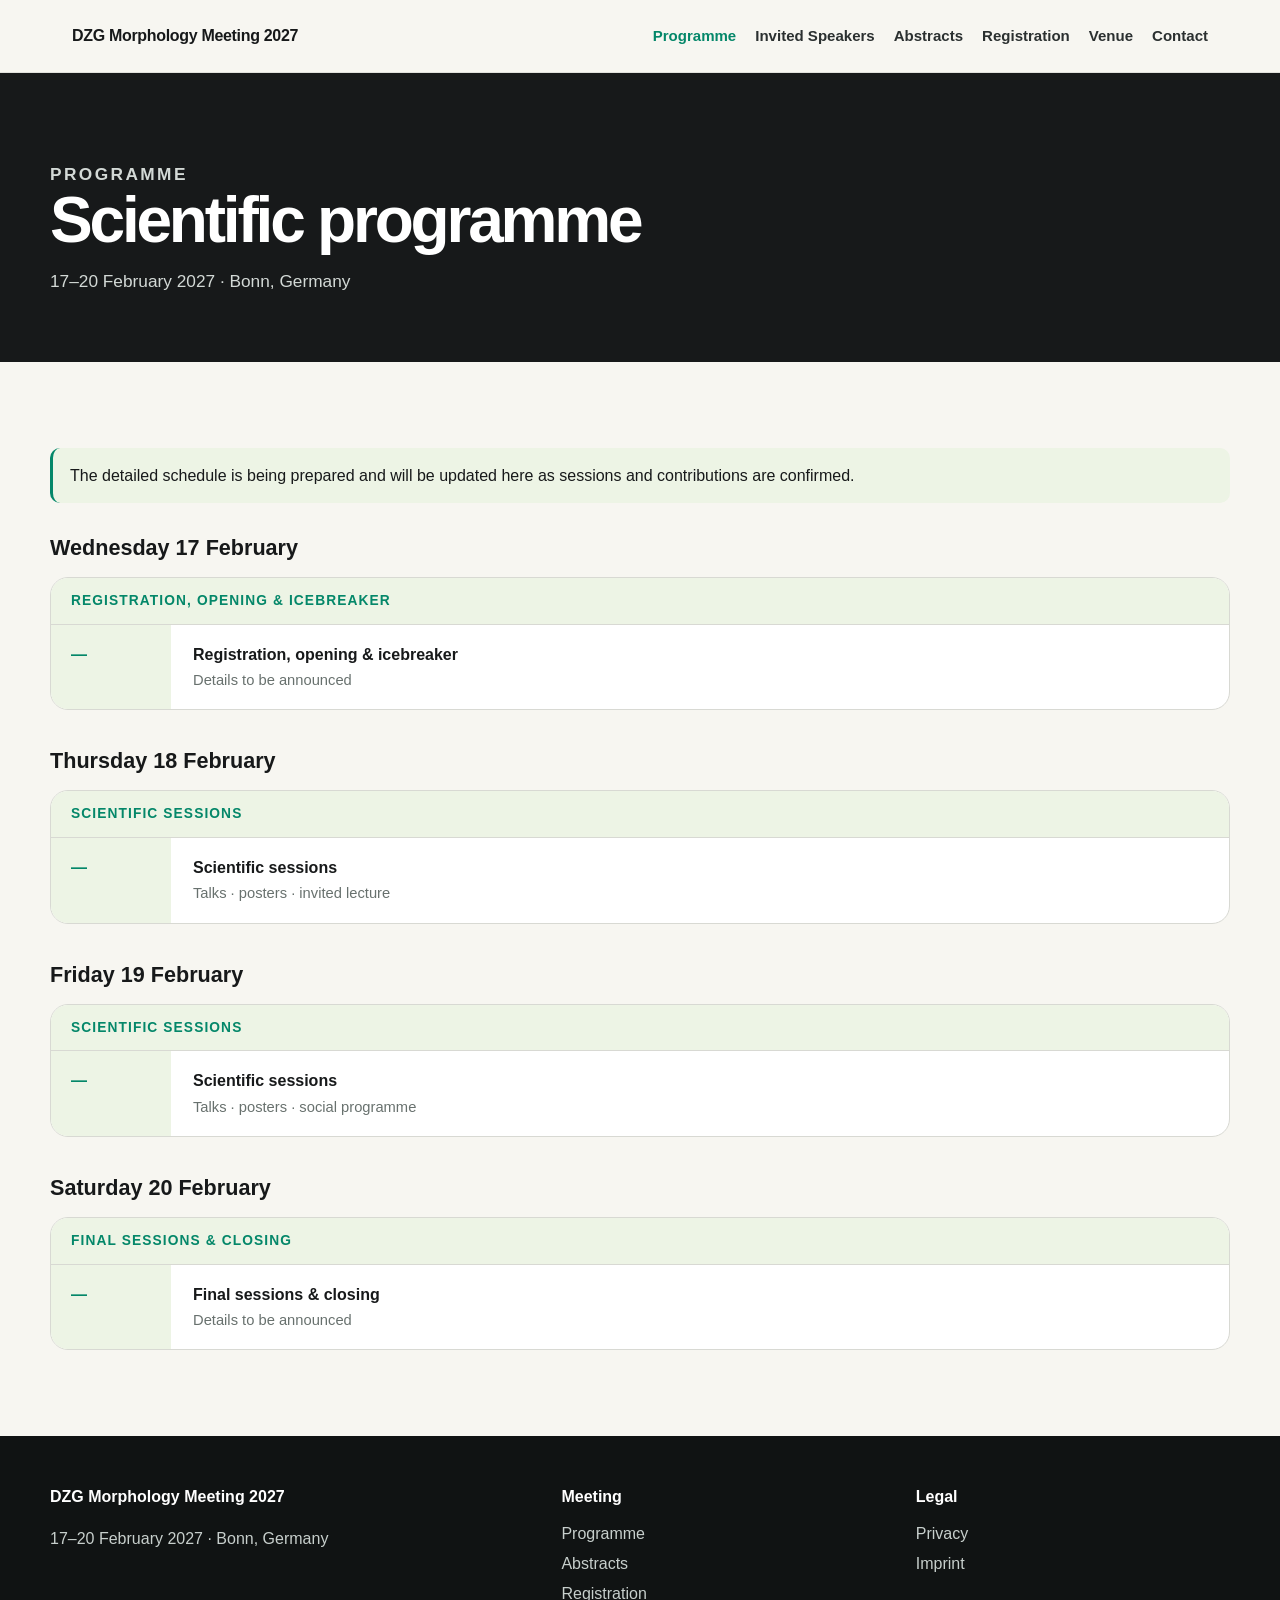
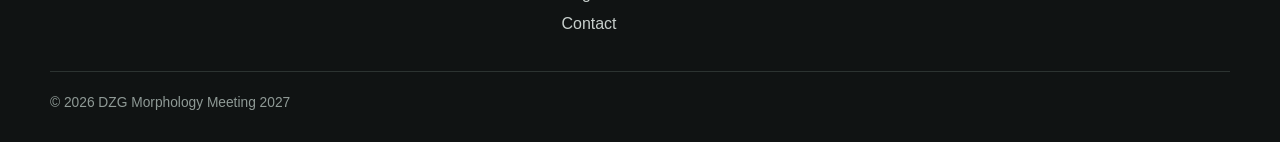
<file: programme.html>
<!doctype html>
<html lang="en">
<head>
  <meta charset="utf-8">
  <meta name="viewport" content="width=device-width, initial-scale=1">
  <meta name="description" content="Scientific programme — DZG Morphology Meeting 2027, Bonn, 17–20 February 2027.">
  <title>Scientific programme · DZG Morphology Meeting 2027</title>
  <link rel="stylesheet" href="assets/site.css">
  <link rel="icon" href="favicon.ico" sizes="any">
  <link rel="icon" type="image/png" href="assets/images/favicon.png" sizes="768x768">
  <link rel="apple-touch-icon" href="assets/images/apple-touch-icon.png">
  
</head>
<body>
<a class="skip-link" href="#main">Skip to content</a>
<header class="site-header">
  <div class="nav-wrap">
    <a class="brand" href="index.html"><span class="brand-long">DZG Morphology Meeting 2027</span><span class="brand-short">DZG Morphology 2027</span></a>
    <button class="nav-toggle" type="button" aria-expanded="false" aria-controls="main-nav">Menu</button>
    <nav class="site-nav" id="main-nav" aria-label="Main navigation"><ul><li><a aria-current="page" href="programme.html">Programme</a></li><li><a href="speakers.html">Invited Speakers</a></li><li><a href="abstracts.html">Abstracts</a></li><li><a href="registration.html">Registration</a></li><li><a href="venue.html">Venue</a></li><li><a href="contact.html">Contact</a></li></ul></nav>
  </div>
</header>
<main id="main">
  <section class="page-hero"><div class="container"><p class="eyebrow">Programme</p><h1>Scientific programme</h1><p>17–20 February 2027 · Bonn, Germany</p></div></section>
  <section class="section"><div class="container">
    <div class="notice">The detailed schedule is being prepared and will be updated here as sessions and contributions are confirmed.</div>
    <div id="programme" aria-live="polite" style="margin-top:28px"></div>
    <noscript><p class="notice warn">JavaScript is required to display the programme.</p></noscript>
  </div></section>
</main>
<footer class="site-footer">
  <div class="footer-grid">
    <div><div class="footer-title">DZG Morphology Meeting 2027</div><p>17–20 February 2027 · Bonn, Germany</p></div>
    <div><div class="footer-title">Meeting</div><ul class="footer-links"><li><a href="programme.html">Programme</a></li><li><a href="abstracts.html">Abstracts</a></li><li><a href="registration.html">Registration</a></li><li><a href="contact.html">Contact</a></li></ul></div>
    <div><div class="footer-title">Legal</div><ul class="footer-links"><li><a href="privacy.html">Privacy</a></li><li><a href="imprint.html">Imprint</a></li></ul></div>
  </div>
  <div class="footer-bottom">© <span data-current-year></span> DZG Morphology Meeting 2027</div>
</footer>
<script src="assets/programme-data.js"></script>
<script src="assets/site.js"></script>
</body>
</html>
</file>
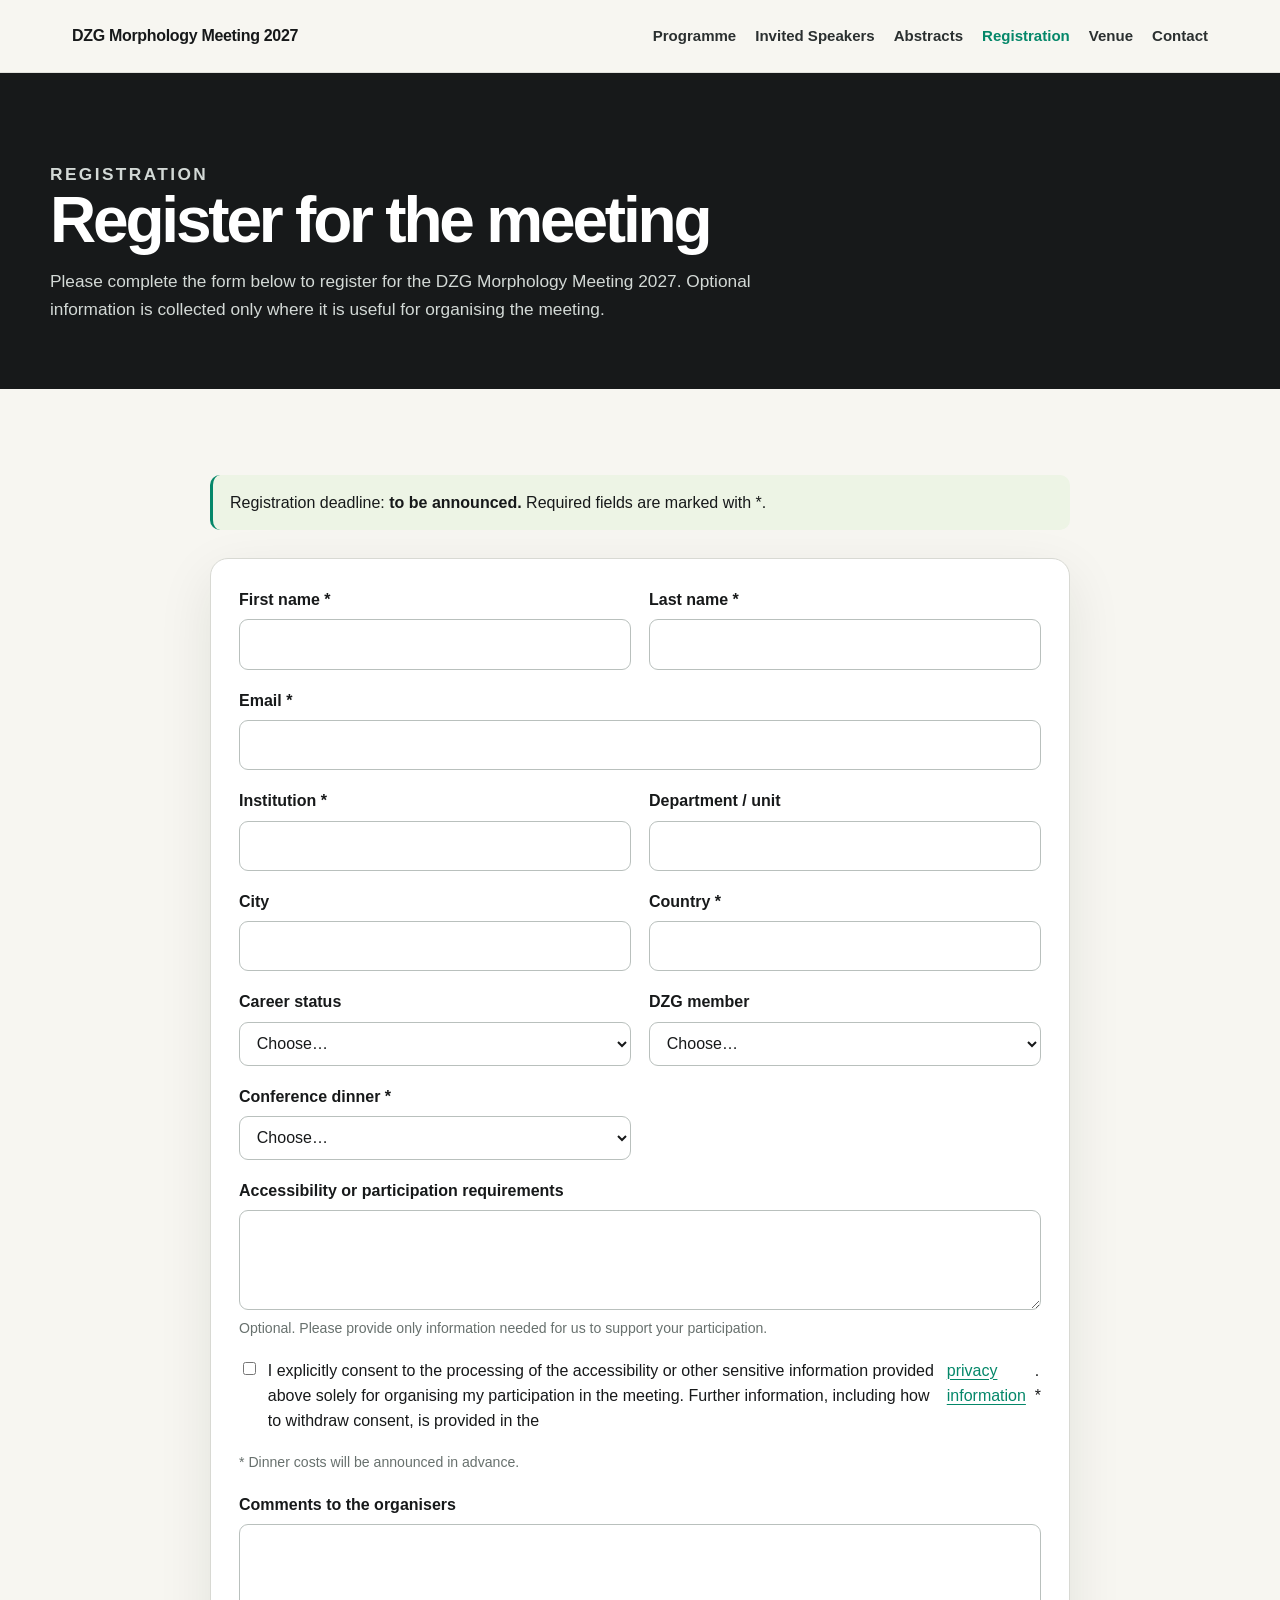
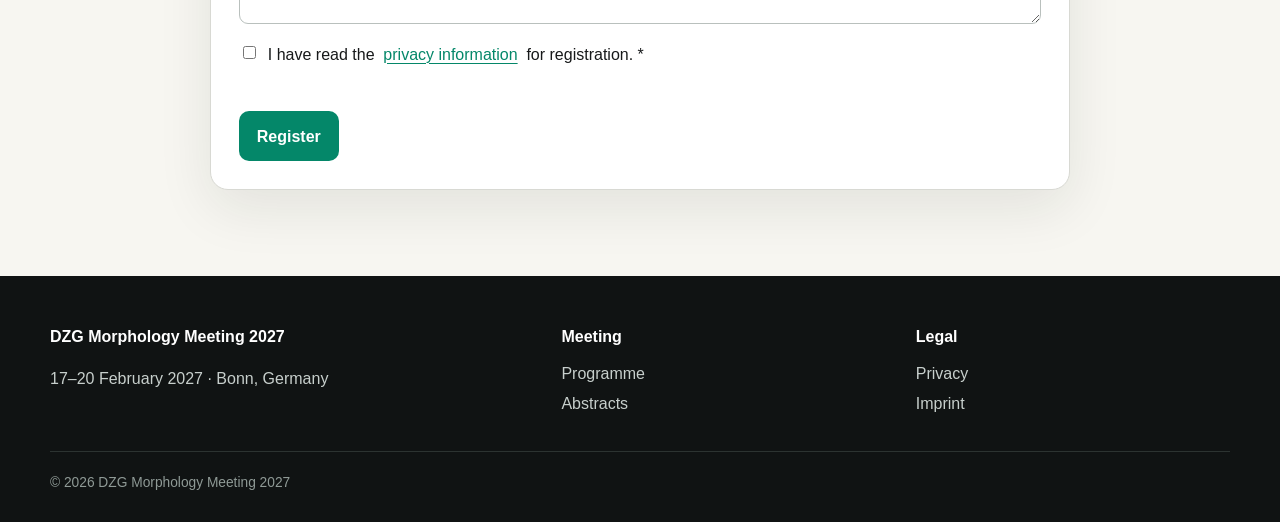
<file: registration.html>
<!doctype html>
<html lang="en">
<head>
  <meta charset="utf-8">
  <meta name="viewport" content="width=device-width, initial-scale=1">
  <title>Registration · DZG Morphology Meeting 2027</title>
  <link rel="stylesheet" href="assets/site.css">
  <link rel="icon" href="favicon.ico" sizes="any">
  <link rel="icon" type="image/png" href="assets/images/favicon.png" sizes="768x768">
  <link rel="apple-touch-icon" href="assets/images/apple-touch-icon.png">
  <script src="https://challenges.cloudflare.com/turnstile/v0/api.js" async defer></script>
</head>
<body>
<a class="skip-link" href="#main">Skip to content</a>
<header class="site-header">
  <div class="nav-wrap">
    <a class="brand" href="index.html"><span class="brand-long">DZG Morphology Meeting 2027</span><span class="brand-short">DZG Morphology 2027</span></a>
    <button class="nav-toggle" type="button" aria-expanded="false" aria-controls="main-nav">Menu</button>
    <nav class="site-nav" id="main-nav">
      <ul>
        <li><a href="programme.html">Programme</a></li>
        <li><a href="speakers.html">Invited Speakers</a></li>
        <li><a href="abstracts.html">Abstracts</a></li>
        <li><a aria-current="page" href="registration.html">Registration</a></li>
        <li><a href="venue.html">Venue</a></li>
        
        <li><a href="contact.html">Contact</a></li>
      </ul>
    </nav>
  </div>
</header>

<main id="main">
  <section class="page-hero">
    <div class="container">
      <p class="eyebrow">Registration</p>
      <h1>Register for the meeting</h1>
      <p>Please complete the form below to register for the DZG Morphology Meeting 2027. Optional information is collected only where it is useful for organising the meeting.</p>
    </div>
  </section>

  <section class="section">
    <div class="container form-shell">
      <div class="notice">Registration deadline: <strong>to be announced.</strong> Required fields are marked with *.</div>

      <form id="registration-form" class="form-card">
        <div class="form-grid">
          <div class="field">
            <label for="reg-first-name">First name *</label>
            <input id="reg-first-name" name="first_name" type="text" autocomplete="given-name" required>
          </div>

          <div class="field">
            <label for="reg-last-name">Last name *</label>
            <input id="reg-last-name" name="last_name" type="text" autocomplete="family-name" required>
          </div>

          <div class="field full">
            <label for="reg-email">Email *</label>
            <input id="reg-email" name="email" type="email" autocomplete="email" required>
          </div>

          <div class="field">
            <label for="reg-institution">Institution *</label>
            <input id="reg-institution" name="institution" type="text" autocomplete="organization" required>
          </div>

          <div class="field">
            <label for="reg-department">Department / unit</label>
            <input id="reg-department" name="department" type="text">
          </div>

          <div class="field">
            <label for="reg-city">City</label>
            <input id="reg-city" name="city" type="text" autocomplete="address-level2">
          </div>

          <div class="field">
            <label for="reg-country">Country *</label>
            <input id="reg-country" name="country" type="text" autocomplete="country-name" required>
          </div>

          <div class="field">
            <label for="reg-career-stage">Career status</label>
            <select id="reg-career-stage" name="career_stage">
              <option value="">Choose…</option>
              <option>Undergraduate / Master's student</option>
              <option>Doctoral researcher</option>
              <option>Postdoctoral researcher</option>
              <option>Researcher / academic</option>
              <option>Other / prefer not to say</option>
            </select>
          </div>

          <div class="field">
            <label for="reg-dzg-member">DZG member</label>
            <select id="reg-dzg-member" name="dzg_member">
              <option value="">Choose…</option>
              <option value="yes">Yes</option>
              <option value="no">No – Conference fee: 20 €</option>
            </select>
          </div>

          <div class="field">
            <label for="dinner">Conference dinner *</label>
            <select id="dinner" name="conference_dinner" required>
              <option value="">Choose…</option>
              <option value="yes">Yes – at my own expense*</option>
              <option value="no">No</option>
            </select>
          </div>

          <div class="field full">
            <label for="access">Accessibility or participation requirements</label>
            <textarea id="access" name="accessibility_requirements" style="min-height:100px"></textarea>
            <small>Optional. Please provide only information needed for us to support your participation.</small>
          </div>

          <div class="field full" id="sensitive-consent-field" hidden>
            <label class="choice">
              <input type="checkbox" name="sensitive_data_consent">
              I explicitly consent to the processing of the accessibility or other sensitive information provided above solely for organising my participation in the meeting. Further information, including how to withdraw consent, is provided in the <a href="privacy.html" target="_blank" rel="noopener">privacy information</a>. *
            </label>
          </div>

          <div class="field full"><small>* Dinner costs will be announced in advance.</small></div>

          <div class="field full">
            <label for="reg-comments">Comments to the organisers</label>
            <textarea id="reg-comments" name="comments" style="min-height:100px"></textarea>
          </div>

          <div class="field full">
            <label class="choice">
              <input type="checkbox" name="privacy_acknowledgement" required>
              I have read the <a href="privacy.html" target="_blank" rel="noopener">privacy information</a> for registration. *
            </label>
          </div>

          <div class="field full">
            <div id="turnstile-registration"
                 class="cf-turnstile"
                 data-sitekey="0x4AAAAAAE9vNdNI1GH3vLQM"
                 data-action="registration"
                 data-theme="auto"
                 data-size="flexible"
                 data-appearance="always"
                 data-language="en"></div>
          </div>
        </div>

        <div class="form-actions">
          <button class="button button-primary" type="submit">Register</button>
          <span class="status" aria-live="polite"></span>
        </div>
      </form>
    </div>
  </section>
</main>

<footer class="site-footer">
  <div class="footer-grid">
    <div><div class="footer-title">DZG Morphology Meeting 2027</div><p>17–20 February 2027 · Bonn, Germany</p></div>
    <div><div class="footer-title">Meeting</div><ul class="footer-links"><li><a href="programme.html">Programme</a></li><li><a href="abstracts.html">Abstracts</a></li></ul></div>
    <div><div class="footer-title">Legal</div><ul class="footer-links"><li><a href="privacy.html">Privacy</a></li><li><a href="imprint.html">Imprint</a></li></ul></div>
  </div>
  <div class="footer-bottom">© <span data-current-year></span> DZG Morphology Meeting 2027</div>
</footer>

<script src="assets/site.js"></script>
</body>
</html>
</file>
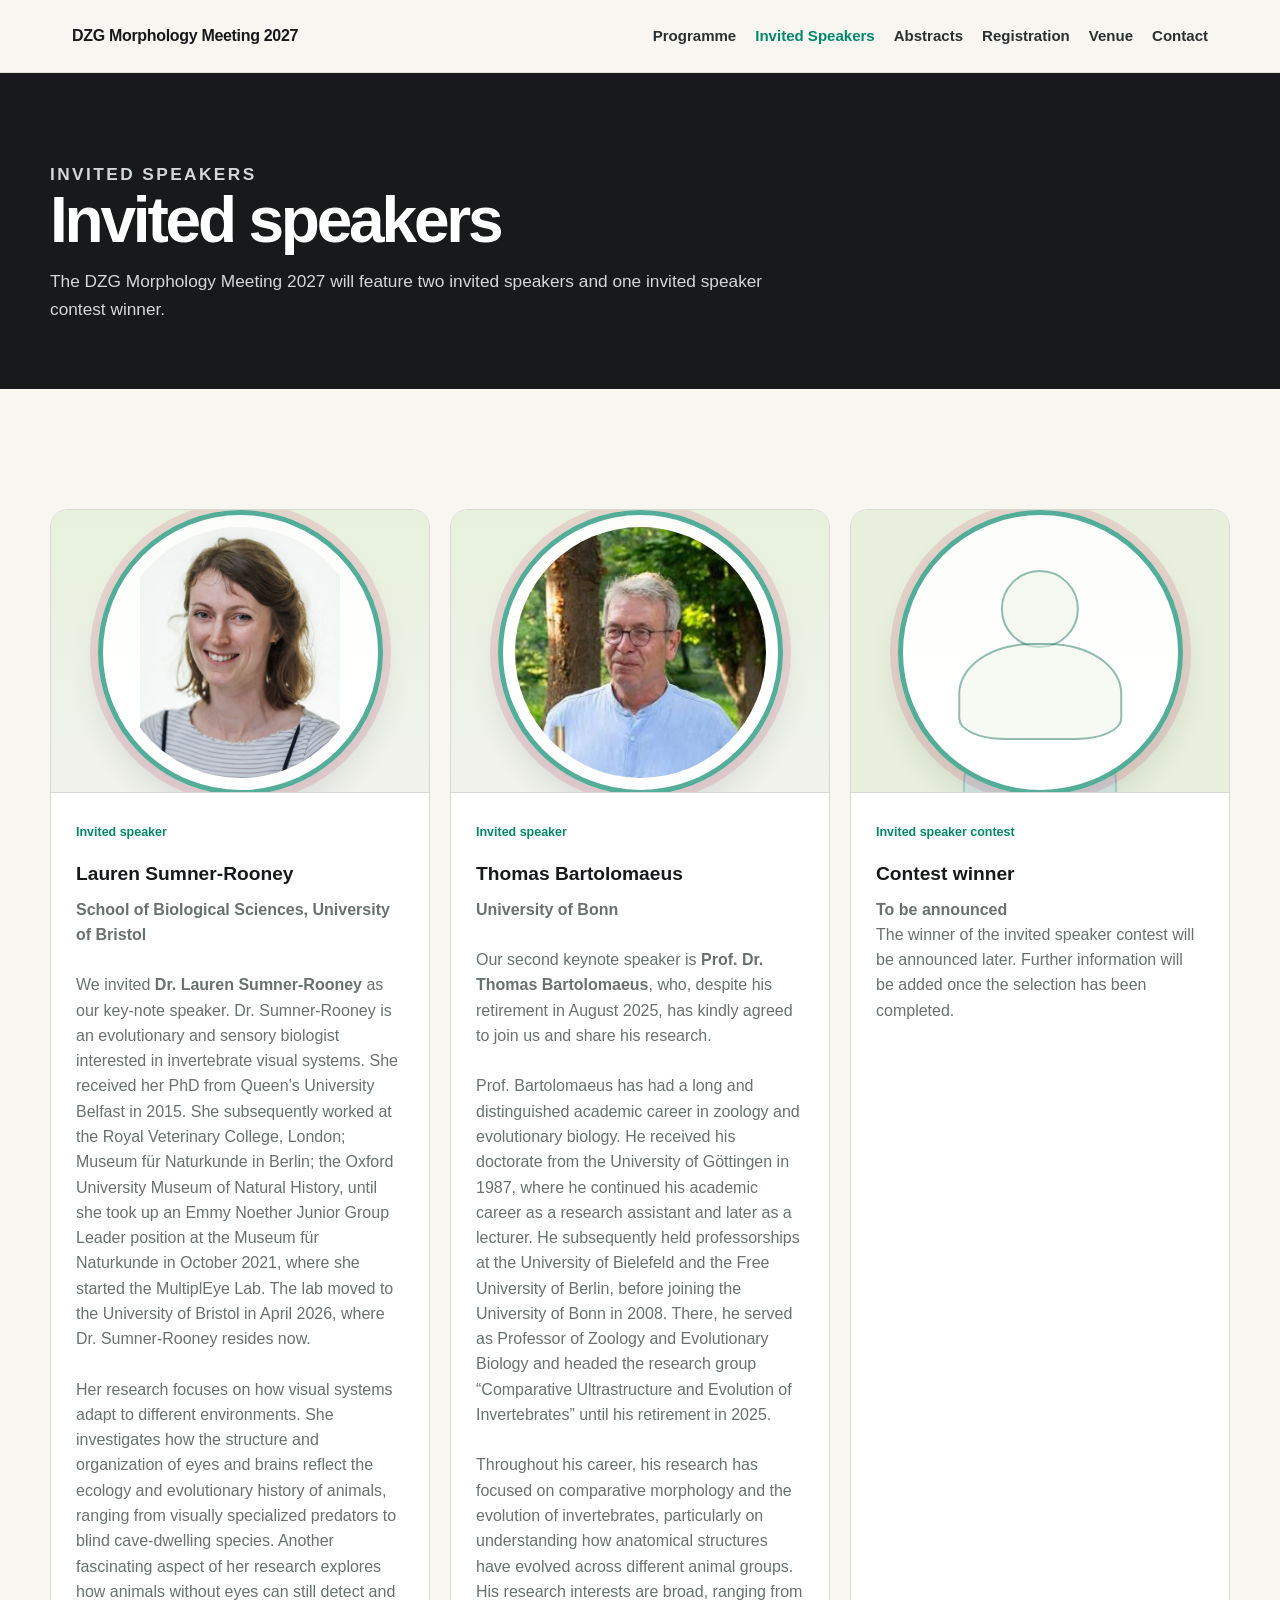
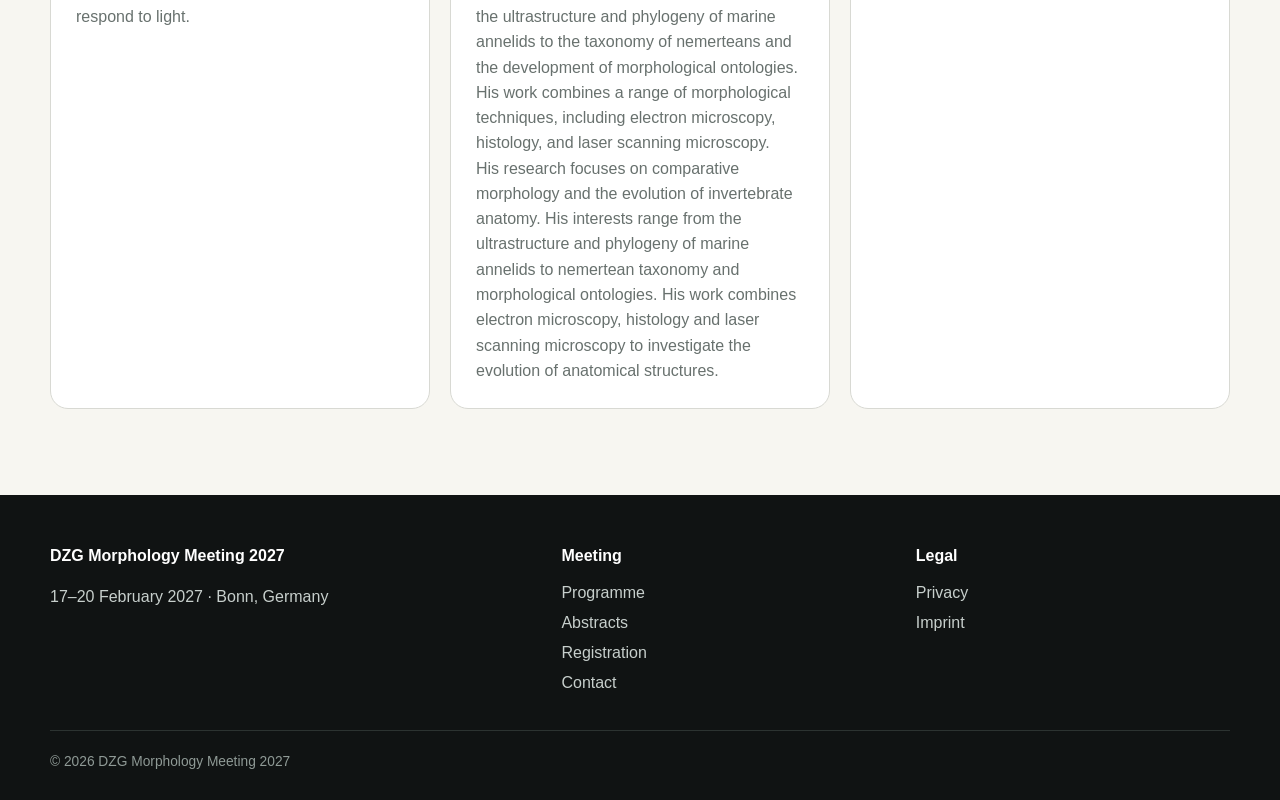
<file: speakers.html>
<!doctype html>
<html lang="en">
<head>
  <meta charset="utf-8">
  <meta name="viewport" content="width=device-width, initial-scale=1">
  <meta name="description" content="Invited speakers — DZG Morphology Meeting 2027, Bonn, 17–20 February 2027.">
  <title>Invited speakers · DZG Morphology Meeting 2027</title>
  <link rel="stylesheet" href="assets/site.css">
  <link rel="icon" href="favicon.ico" sizes="any">
  <link rel="icon" type="image/png" href="assets/images/favicon.png" sizes="768x768">
  <link rel="apple-touch-icon" href="assets/images/apple-touch-icon.png">
  
</head>
<body>
<a class="skip-link" href="#main">Skip to content</a>
<header class="site-header">
  <div class="nav-wrap">
    <a class="brand" href="index.html"><span class="brand-long">DZG Morphology Meeting 2027</span><span class="brand-short">DZG Morphology 2027</span></a>
    <button class="nav-toggle" type="button" aria-expanded="false" aria-controls="main-nav">Menu</button>
    <nav class="site-nav" id="main-nav" aria-label="Main navigation"><ul><li><a href="programme.html">Programme</a></li><li><a aria-current="page" href="speakers.html">Invited Speakers</a></li><li><a href="abstracts.html">Abstracts</a></li><li><a href="registration.html">Registration</a></li><li><a href="venue.html">Venue</a></li><li><a href="contact.html">Contact</a></li></ul></nav>
  </div>
</header>
<main id="main">
  <section class="page-hero"><div class="container"><p class="eyebrow">Invited speakers</p><h1>Invited speakers</h1><p>The DZG Morphology Meeting 2027 will feature two invited speakers and one invited speaker contest winner.</p></div></section>
  <section class="section"><div class="container">
    <div class="cards speaker-grid speaker-grid-three">
      <article class="card speaker-card">
        <div class="speaker-avatar"><img src="assets/images/LSR.jpg" alt="Lauren Sumner-Rooney" loading="lazy"></div>
        <div class="speaker-card-copy">
          <span class="tag">Invited speaker</span>
          <h3>Lauren Sumner-Rooney</h3>
          <p><strong>School of Biological Sciences, University of Bristol<br><br></strong></p>
          <p>We invited <b>Dr. Lauren Sumner-Rooney</b> as our key-note speaker. Dr. Sumner-Rooney is an evolutionary and sensory biologist interested in invertebrate visual systems. She received her PhD from Queen’s University Belfast in 2015. She subsequently worked at the Royal Veterinary College, London; Museum für Naturkunde in Berlin; the Oxford University Museum of Natural History, until she took up an Emmy Noether Junior Group Leader position at the Museum für Naturkunde in October 2021, where she started the MultiplEye Lab. The lab moved to the University of Bristol in April 2026, where Dr. Sumner-Rooney resides now.<br><br></p>
		  <p>Her research focuses on how visual systems adapt to different environments. She investigates how the structure and organization of eyes and brains reflect the ecology and evolutionary history of animals, ranging from visually specialized predators to blind cave-dwelling species. Another fascinating aspect of her research explores how animals without eyes can still detect and respond to light.
</p>
        </div>
      </article>
      <article class="card speaker-card">
        <div class="speaker-avatar"><img src="assets/images/TB_cr.jpeg" alt="Thomas Bartolomaeus" loading="lazy"></div>
        <div class="speaker-card-copy">
          <span class="tag">Invited speaker</span>
          <h3>Thomas Bartolomaeus</h3>
          <p><strong>University of Bonn<br><br></strong></p>
          <p>Our second keynote speaker is <b>Prof. Dr. Thomas Bartolomaeus</b>, who, despite his retirement in August 2025, has kindly agreed to join us and share his research.<br><br></p>
<p>Prof. Bartolomaeus has had a long and distinguished academic career in zoology and evolutionary biology. He received his doctorate from the University of Göttingen in 1987, where he continued his academic career as a research assistant and later as a lecturer. He subsequently held professorships at the University of Bielefeld and the Free University of Berlin, before joining the University of Bonn in 2008. There, he served as Professor of Zoology and Evolutionary Biology and headed the research group “Comparative Ultrastructure and Evolution of Invertebrates” until his retirement in 2025.<br><br></p>
<p>Throughout his career, his research has focused on comparative morphology and the evolution of invertebrates, particularly on understanding how anatomical structures have evolved across different animal groups. His research interests are broad, ranging from the ultrastructure and phylogeny of marine annelids to the taxonomy of nemerteans and the development of morphological ontologies. His work combines a range of morphological techniques, including electron microscopy, histology, and laser scanning microscopy.
</p>
          <p>His research focuses on comparative morphology and the evolution of invertebrate anatomy. His interests range from the ultrastructure and phylogeny of marine annelids to nemertean taxonomy and morphological ontologies. His work combines electron microscopy, histology and laser scanning microscopy to investigate the evolution of anatomical structures.</p>
        </div>
      </article>
      <article class="card speaker-card">
        <div class="speaker-avatar speaker-avatar-placeholder" aria-hidden="true"><span class="speaker-avatar-glyph"></span></div>
        <div class="speaker-card-copy">
          <span class="tag">Invited speaker contest</span>
          <h3>Contest winner</h3>
          <p><strong>To be announced</strong></p>
          <p>The winner of the invited speaker contest will be announced later. Further information will be added once the selection has been completed.</p>
        </div>
      </article>
    </div>
  </div></section>
</main>
<footer class="site-footer">
  <div class="footer-grid">
    <div><div class="footer-title">DZG Morphology Meeting 2027</div><p>17–20 February 2027 · Bonn, Germany</p></div>
    <div><div class="footer-title">Meeting</div><ul class="footer-links"><li><a href="programme.html">Programme</a></li><li><a href="abstracts.html">Abstracts</a></li><li><a href="registration.html">Registration</a></li><li><a href="contact.html">Contact</a></li></ul></div>
    <div><div class="footer-title">Legal</div><ul class="footer-links"><li><a href="privacy.html">Privacy</a></li><li><a href="imprint.html">Imprint</a></li></ul></div>
  </div>
  <div class="footer-bottom">© <span data-current-year></span> DZG Morphology Meeting 2027</div>
</footer>
<script src="assets/site.js"></script>
</body>
</html>
</file>
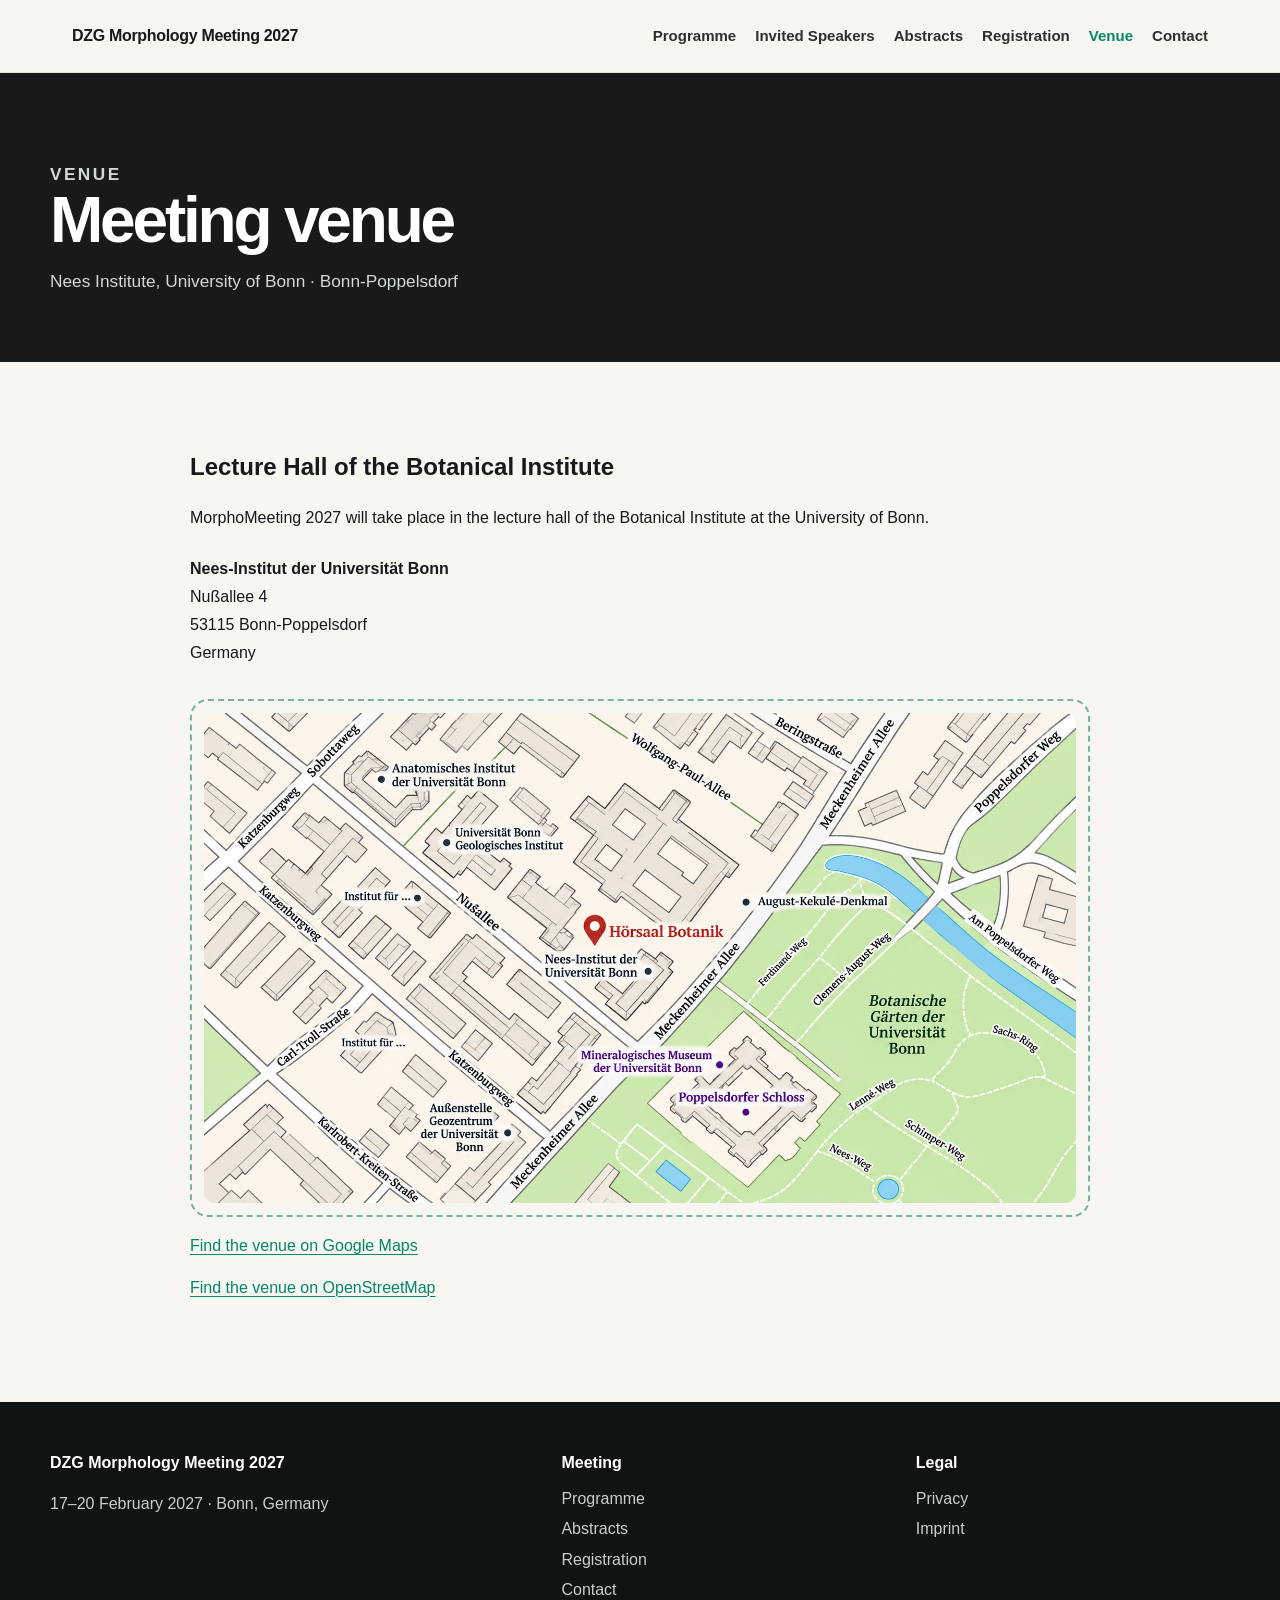
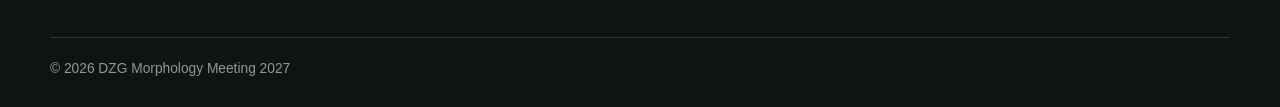
<file: venue.html>
<!doctype html>
<html lang="en">
<head>
  <meta charset="utf-8">
  <meta name="viewport" content="width=device-width, initial-scale=1">
  <meta name="description" content="Meeting venue — DZG Morphology Meeting 2027, Bonn, 17–20 February 2027.">
  <title>Meeting venue · DZG Morphology Meeting 2027</title>
  <link rel="stylesheet" href="assets/site.css">
  <link rel="icon" href="favicon.ico" sizes="any">
  <link rel="icon" type="image/png" href="assets/images/favicon.png" sizes="768x768">
  <link rel="apple-touch-icon" href="assets/images/apple-touch-icon.png">
  
</head>
<body>
<a class="skip-link" href="#main">Skip to content</a>
<header class="site-header">
  <div class="nav-wrap">
    <a class="brand" href="index.html"><span class="brand-long">DZG Morphology Meeting 2027</span><span class="brand-short">DZG Morphology 2027</span></a>
    <button class="nav-toggle" type="button" aria-expanded="false" aria-controls="main-nav">Menu</button>
    <nav class="site-nav" id="main-nav" aria-label="Main navigation"><ul><li><a href="programme.html">Programme</a></li><li><a href="speakers.html">Invited Speakers</a></li><li><a href="abstracts.html">Abstracts</a></li><li><a href="registration.html">Registration</a></li><li><a aria-current="page" href="venue.html">Venue</a></li><li><a href="contact.html">Contact</a></li></ul></nav>
  </div>
</header>
<main id="main">
  <section class="page-hero"><div class="container"><p class="eyebrow">Venue</p><h1>Meeting venue</h1><p>Nees Institute, University of Bonn · Bonn-Poppelsdorf</p></div></section>
  <section class="section"><div class="container venue-details">
    <h2>Lecture Hall of the Botanical Institute</h2>
    <p>MorphoMeeting 2027 will take place in the lecture hall of the Botanical Institute at the University of Bonn.</p>
    <address><strong>Nees-Institut der Universität Bonn</strong><br>Nußallee 4<br>53115 Bonn-Poppelsdorf<br>Germany</address>
    <div class="venue-map">
      <img
        src="assets/images/venue-map.png"
        alt="Map showing the location of Hörsaal Botanik at Nußallee 4, Bonn"
        width="1448"
        height="1086"
        loading="lazy"
      >
    </div>
    <p class="venue-map-link"><a href="https://www.google.com/maps/search/?api=1&query=50.72594750787848%2C7.090789924269733" target="_blank" rel="noopener noreferrer">Find the venue on Google Maps</a></p>
    <p class="venue-map-link"><a href="https://www.openstreetmap.org/?mlat=50.72594750787848&mlon=7.090789924269733#map=18/50.72594750787848/7.090789924269733" target="_blank" rel="noopener noreferrer">Find the venue on OpenStreetMap</a></p>
  </div>
	</section>
</main>
<footer class="site-footer">
  <div class="footer-grid">
    <div><div class="footer-title">DZG Morphology Meeting 2027</div><p>17–20 February 2027 · Bonn, Germany</p></div>
    <div><div class="footer-title">Meeting</div><ul class="footer-links"><li><a href="programme.html">Programme</a></li><li><a href="abstracts.html">Abstracts</a></li><li><a href="registration.html">Registration</a></li><li><a href="contact.html">Contact</a></li></ul></div>
    <div><div class="footer-title">Legal</div><ul class="footer-links"><li><a href="privacy.html">Privacy</a></li><li><a href="imprint.html">Imprint</a></li></ul></div>
  </div>
  <div class="footer-bottom">© <span data-current-year></span> DZG Morphology Meeting 2027</div>
</footer>
<script src="assets/site.js"></script>
</body>
</html>
</file>
<file: assets/site.css>
:root {
  /* ---- Change the meeting palette here ---- */
  --green: #048769;
  --magenta: #c8285e;
  --pale-green: #d7e7c5;
  --cream: #f3dda1;
  --ink: #17191a;
  --ink-soft: #2b3030;
  --paper: #f7f6f1;
  --paper-2: #eeefe9;
  --line: #d8d9d3;
  --white: #ffffff;
  --muted: #68716e;
  --danger: #a61946;

  --content: 1180px;
  --radius: 18px;
  --shadow: 0 18px 55px rgba(17, 28, 25, .09);
  --header-h: 72px;
  --font-sans: Inter, ui-sans-serif, -apple-system, BlinkMacSystemFont, "Segoe UI", Roboto, Helvetica, Arial, sans-serif;
  --font-serif: Georgia, "Times New Roman", serif;
}

* { box-sizing: border-box; }
html { scroll-behavior: smooth; }
body {
  margin: 0;
  background: var(--paper);
  color: var(--ink);
  font-family: var(--font-sans);
  line-height: 1.58;
}
img { max-width: 100%; display: block; }
a { color: var(--green); text-decoration-thickness: .08em; text-underline-offset: .18em; }
a:hover { color: var(--magenta); }
button, input, textarea, select { font: inherit; }

.skip-link {
  position: fixed; left: 12px; top: -100px; z-index: 999;
  padding: .65rem .9rem; background: var(--white); color: var(--ink); border-radius: 8px;
}
.skip-link:focus { top: 12px; }

.site-header {
  position: sticky; top: 0; z-index: 50;
  min-height: var(--header-h);
  background: color-mix(in srgb, var(--paper) 92%, transparent);
  backdrop-filter: blur(14px);
  border-bottom: 1px solid color-mix(in srgb, var(--line) 72%, transparent);
}
.nav-wrap {
  max-width: var(--content); margin: 0 auto; padding: 0 22px;
  min-height: var(--header-h); display: flex; align-items: center; gap: 28px;
}
.brand {
  color: var(--ink); text-decoration: none; font-weight: 760; letter-spacing: -.02em;
  white-space: nowrap;
}
.brand .brand-short { display: none; }
.nav-toggle {
  display: none; margin-left: auto; border: 1px solid var(--line); background: var(--paper); color: var(--ink);
  border-radius: 9px; padding: .5rem .75rem; cursor: pointer;
}
.site-nav { margin-left: auto; }
.site-nav ul { list-style: none; margin: 0; padding: 0; display: flex; align-items: center; gap: 19px; }
.site-nav a { color: var(--ink-soft); text-decoration: none; font-size: .94rem; font-weight: 580; }
.site-nav a:hover, .site-nav a[aria-current="page"] { color: var(--green); }

.hero {
  position: relative; overflow: hidden;
  min-height: calc(84vh - var(--header-h));
  background: var(--ink);
  color: var(--white);
}
.hero::before {
  content: ""; position: absolute; inset: 0;
  background:
    linear-gradient(90deg, rgba(23,25,26,.99) 0%, rgba(23,25,26,.98) 32%, rgba(23,25,26,.72) 55%, rgba(23,25,26,.14) 100%),
    radial-gradient(circle at 83% 48%, rgba(4,135,105,.12), transparent 34%);
  z-index: 2; pointer-events: none;
}
.hero::after {
  content: ""; position: absolute; inset: 0; z-index: 1; pointer-events: none;
  opacity: .23;
  background-image:
    linear-gradient(rgba(215,231,197,.12) 1px, transparent 1px),
    linear-gradient(90deg, rgba(215,231,197,.12) 1px, transparent 1px);
  background-size: 72px 72px;
  mask-image: linear-gradient(90deg, transparent 0%, transparent 52%, black 100%);
}
.hero-image {
  position: absolute; z-index: 0; right: -2.5vw; top: -10%;
  height: 124%; width: min(68vw, 900px); object-fit: cover; object-position: 56% 44%;
  opacity: .9; filter: saturate(.95) contrast(1.04);
  mask-image: linear-gradient(90deg, transparent 0%, rgba(0,0,0,.1) 11%, rgba(0,0,0,.95) 38%, black 100%);
}
.hero-top-mask {
  position: absolute; z-index: 1; right: 0; top: 0; height: 22%; width: 67%;
  background: linear-gradient(180deg, var(--ink) 6%, rgba(23,25,26,.96) 35%, transparent 100%);
  pointer-events: none;
}
.hero-inner {
  max-width: var(--content); min-height: calc(84vh - var(--header-h)); margin: 0 auto; padding: 94px 22px 84px;
  display: flex; align-items: center; position: relative; z-index: 3;
}
.hero-copy { max-width: 650px; }
.eyebrow {
  margin: 0 0 1rem; color: var(--pale-green); font-size: .84rem; font-weight: 760;
  letter-spacing: .14em; text-transform: uppercase;
}
.hero h1 {
  margin: 0; max-width: 720px; font-size: clamp(2.65rem, 5.0vw, 4.9rem); line-height: 1.01;
  letter-spacing: -.055em; font-weight: 760;
}
.hero-date { margin: 1.65rem 0 0; font-size: clamp(1.2rem, 2vw, 1.55rem); font-weight: 640; color: var(--pale-green); }
.hero-location { margin: .12rem 0 0; font-size: 1.08rem; color: #d6dedb; }
.hero-lead { max-width: 560px; margin: 1.55rem 0 0; color: #d8dcda; font-size: 1.08rem; }
.button-row { display: flex; flex-wrap: wrap; gap: 12px; margin-top: 2rem; }
.button {
  display: inline-flex; align-items: center; justify-content: center; gap: .5rem;
  min-height: 46px; padding: .72rem 1.05rem; border-radius: 10px;
  text-decoration: none; font-weight: 700; border: 1px solid transparent; cursor: pointer;
}
.button-primary { background: var(--green); color: var(--white); }
.button-primary:hover { background: #066f59; color: var(--white); }
.button-secondary { background: transparent; color: var(--white); border-color: rgba(255,255,255,.32); }
.button-secondary:hover { border-color: var(--pale-green); color: var(--pale-green); }
.button-magenta { background: var(--magenta); color: var(--white); }
.button-magenta:hover { background: #a91f4d; color: var(--white); }

.fact-strip { background: var(--green); color: var(--white); }
.fact-grid {
  max-width: var(--content); margin: 0 auto; padding: 0 22px;
  display: grid; grid-template-columns: repeat(4, 1fr);
}
.fact { padding: 24px 20px; border-right: 1px solid rgba(255,255,255,.2); }
.fact:first-child { padding-left: 0; }
.fact:last-child { border-right: 0; }
.fact-label { display: block; font-size: .76rem; text-transform: uppercase; letter-spacing: .12em; opacity: .78; }
.fact-value { display: block; margin-top: .25rem; font-size: 1.06rem; font-weight: 760; }

.section { padding: 86px 22px; }
.section.compact { padding-top: 58px; padding-bottom: 58px; }
.section-alt { background: var(--paper-2); }
.container { max-width: var(--content); margin: 0 auto; }
.section-kicker { color: var(--magenta); text-transform: uppercase; letter-spacing: .12em; font-size: .78rem; font-weight: 760; }
.section-title { margin: .35rem 0 .8rem; font-size: clamp(2rem, 3.5vw, 3.3rem); line-height: 1.06; letter-spacing: -.035em; }
.section-lead { max-width: 760px; margin: 0; color: var(--muted); font-size: 1.08rem; }
.two-col { display: grid; grid-template-columns: 1.15fr .85fr; gap: 70px; align-items: start; }

.deadline-panel {
  border-left: 3px solid var(--magenta); background: var(--white); padding: 22px 24px;
  box-shadow: var(--shadow); border-radius: 0 var(--radius) var(--radius) 0;
}
.deadline-panel strong { display: block; }
.deadline-panel p { margin: .25rem 0 0; color: var(--muted); }

.cards { display: grid; grid-template-columns: repeat(3, 1fr); gap: 20px; margin-top: 34px; }
.cards-two { grid-template-columns: repeat(2, minmax(0, 1fr)); }
.card {
  background: var(--white); border: 1px solid var(--line); border-radius: var(--radius); padding: 25px;
}
.card h3 { margin: 0 0 .45rem; font-size: 1.2rem; }
.card p { margin: 0; color: var(--muted); }
.card .tag { display: inline-block; margin-bottom: 1rem; font-size: .78rem; font-weight: 760; color: var(--green); }

.speaker-grid { grid-template-columns: repeat(2, minmax(0, 1fr)); max-width: 860px; }
.speaker-grid-three { grid-template-columns: repeat(3, minmax(0, 1fr)); max-width: none; }
.speaker-card { padding: 0; overflow: hidden; }
.speaker-avatar {
  position: relative; aspect-ratio: 4 / 3; display: grid; place-items: center; overflow: hidden;
  background: color-mix(in srgb, var(--pale-green) 48%, var(--paper));
  border-bottom: 1px solid var(--line); color: var(--muted);
}
.speaker-avatar::before {
  content: ""; position: absolute; width: 68px; height: 68px; border-radius: 50%;
  top: 22%; background: color-mix(in srgb, var(--green) 20%, var(--white));
  border: 2px solid color-mix(in srgb, var(--green) 42%, var(--white));
}
.speaker-avatar::after {
  content: ""; position: absolute; width: 150px; height: 82px; border-radius: 90px 90px 0 0;
  bottom: 0; background: color-mix(in srgb, var(--green) 16%, var(--white));
  border: 2px solid color-mix(in srgb, var(--green) 35%, var(--white)); border-bottom: 0;
}
.speaker-avatar span { position: relative; z-index: 1; align-self: end; margin-bottom: 12px; font-size: .78rem; font-weight: 700; letter-spacing: .08em; text-transform: uppercase; }
.speaker-card-copy { padding: 25px; }

.programme-preview {
  margin-top: 34px; overflow: hidden; border: 1px solid var(--line); border-radius: var(--radius); background: var(--white);
}
.programme-row { display: grid; grid-template-columns: 140px 1fr; border-bottom: 1px solid var(--line); }
.programme-row:last-child { border-bottom: 0; }
.programme-time { padding: 17px 20px; font-weight: 760; color: var(--green); background: color-mix(in srgb, var(--pale-green) 45%, var(--white)); }
.programme-item { padding: 17px 22px; }
.programme-item strong { display: block; }
.programme-item span { color: var(--muted); font-size: .92rem; }
.programme-day + .programme-day { margin-top: 34px; }
.programme-day-title { margin: 0 0 12px; font-size: 1.35rem; }
.programme-session { overflow: hidden; border: 1px solid var(--line); border-radius: var(--radius); background: var(--white); }
.programme-session + .programme-session { margin-top: 16px; }
.programme-session-title { margin: 0; padding: 12px 20px; font-size: .86rem; letter-spacing: .08em; text-transform: uppercase; color: var(--green); background: color-mix(in srgb, var(--pale-green) 45%, var(--white)); border-bottom: 1px solid var(--line); }
.programme-session .programme-row { grid-template-columns: 120px 1fr; }
.programme-empty { padding: 18px 22px; color: var(--muted); }

.page-hero { background: var(--ink); color: var(--white); padding: 72px 22px 66px; }
.page-hero .container { position: relative; }
.page-hero h1 { margin: 0; font-size: clamp(2.7rem, 5vw, 5rem); line-height: 1; letter-spacing: -.05em; }
.page-hero p { max-width: 760px; margin: 1rem 0 0; color: #d3d9d6; font-size: 1.08rem; }

.form-shell { max-width: 860px; }
.form-card {
  margin-top: 28px; padding: 28px; background: var(--white); border: 1px solid var(--line); border-radius: var(--radius);
  box-shadow: var(--shadow);
}
.form-card h2 { margin-top: 0; }
.form-grid { display: grid; grid-template-columns: 1fr 1fr; gap: 18px; }
.form-grid.one { grid-template-columns: 1fr; }
.field { display: flex; flex-direction: column; gap: 7px; }
.field.full { grid-column: 1 / -1; }
label, legend { font-weight: 680; }
.field small, .help { color: var(--muted); font-size: .88rem; }
input[type="text"], input[type="email"], textarea, select {
  width: 100%; border: 1px solid #b9c0bd; border-radius: 9px; background: #fff; color: var(--ink);
  padding: .72rem .8rem; min-height: 44px;
}
textarea { min-height: 160px; resize: vertical; }
input:focus, textarea:focus, select:focus { outline: 3px solid color-mix(in srgb, var(--green) 22%, transparent); border-color: var(--green); }
fieldset { border: 0; padding: 0; margin: 0; }
.choice-row { display: flex; flex-wrap: wrap; gap: 14px 20px; }
.choice { display: inline-flex; gap: .55rem; align-items: flex-start; font-weight: 500; }
.choice input { margin-top: .28rem; }
.counter { text-align: right; color: var(--muted); font-size: .9rem; margin-top: 4px; }
.counter.over { color: var(--danger); font-weight: 760; }
.author-block { border: 1px solid var(--line); border-radius: 13px; padding: 18px; margin-bottom: 14px; background: #fafbf8; }
.author-head { display: flex; align-items: center; justify-content: space-between; gap: 16px; margin-bottom: 13px; }
.author-head strong { font-size: 1rem; }
.remove-author { background: transparent; border: 0; color: var(--magenta); cursor: pointer; font-weight: 700; }
.form-actions { display: flex; align-items: center; gap: 14px; flex-wrap: wrap; margin-top: 26px; }
.status { color: var(--muted); font-size: .92rem; }
.notice { padding: 15px 17px; border-radius: 10px; background: color-mix(in srgb, var(--pale-green) 45%, var(--white)); border-left: 3px solid var(--green); }
.notice.warn { background: #fff5e7; border-left-color: #c27a12; }

.site-footer { background: #101313; color: #c7cfcc; padding: 48px 22px 28px; }
.footer-grid { max-width: var(--content); margin: 0 auto; display: grid; grid-template-columns: 1.2fr .8fr .8fr; gap: 40px; }
.footer-title { color: var(--white); font-weight: 760; }
.footer-links { list-style: none; padding: 0; margin: .7rem 0 0; }
.footer-links li { margin: .3rem 0; }
.footer-links a { color: #c7cfcc; text-decoration: none; }
.footer-links a:hover { color: var(--pale-green); }
.footer-bottom { max-width: var(--content); margin: 30px auto 0; padding-top: 20px; border-top: 1px solid #2c3331; font-size: .86rem; color: #8f9a96; }

.legal-copy { max-width: 820px; }
.legal-copy h2 { margin-top: 2.2rem; }
.placeholder { display: inline-block; background: #fff1ba; color: #5a4300; padding: .05rem .35rem; border-radius: 4px; }

@media (max-width: 900px) {
  .cards.speaker-grid-three { grid-template-columns: repeat(2, minmax(0, 1fr)); }
  .brand .brand-long { display: none; }
  .brand .brand-short { display: inline; }
  .nav-toggle { display: inline-flex; }
  .site-nav { display: none; position: absolute; left: 0; right: 0; top: var(--header-h); background: var(--paper); border-bottom: 1px solid var(--line); padding: 14px 22px 20px; }
  .site-nav.open { display: block; }
  .site-nav ul { align-items: stretch; flex-direction: column; gap: 2px; }
  .site-nav a { display: block; padding: .58rem 0; }
  .hero { min-height: auto; }
  .hero-inner { min-height: 720px; padding-top: 68px; padding-bottom: 60px; align-items: flex-start; }
  .hero-copy { max-width: 630px; }
  .hero-image { width: 92vw; height: 73%; top: 29%; right: -17vw; opacity: .55; object-position: 54% 50%; }
  .hero::before { background: linear-gradient(180deg, rgba(23,25,26,1) 0%, rgba(23,25,26,.98) 46%, rgba(23,25,26,.57) 73%, rgba(23,25,26,.38) 100%); }
  .hero-top-mask { width: 100%; height: 35%; }
  .fact-grid { grid-template-columns: 1fr 1fr; }
  .fact { border-bottom: 1px solid rgba(255,255,255,.18); }
  .fact:nth-child(2) { border-right: 0; }
  .fact:nth-child(3), .fact:nth-child(4) { border-bottom: 0; }
  .fact:nth-child(3) { padding-left: 0; }
  .two-col { grid-template-columns: 1fr; gap: 34px; }
  .cards, .speaker-grid, .cards-two { grid-template-columns: 1fr; }
  .footer-grid { grid-template-columns: 1fr 1fr; }
  .footer-grid > :first-child { grid-column: 1 / -1; }
}

@media (max-width: 600px) {
  .cards.speaker-grid-three { grid-template-columns: 1fr; }
  .nav-wrap { padding: 0 16px; }
  .section { padding: 64px 16px; }
  .page-hero { padding: 56px 16px 52px; }
  .hero-inner { min-height: 690px; padding: 54px 16px 48px; }
  .hero h1 { font-size: clamp(2.55rem, 11.5vw, 3.9rem); }
  .button-row .button { width: 100%; }
  .fact-grid { padding: 0 16px; grid-template-columns: 1fr; }
  .fact, .fact:first-child, .fact:nth-child(3) { padding: 18px 0; border-right: 0; border-bottom: 1px solid rgba(255,255,255,.18); }
  .fact:last-child { border-bottom: 0; }
  .form-card { padding: 20px 17px; }
  .form-grid { grid-template-columns: 1fr; }
  .field.full { grid-column: auto; }
  .programme-row { grid-template-columns: 98px 1fr; }
  .programme-time { padding: 14px 12px; }
  .programme-item { padding: 14px 15px; }
  .footer-grid { grid-template-columns: 1fr; }
  .footer-grid > :first-child { grid-column: auto; }
}

@media print {
  .site-header, .site-footer, .button-row, .nav-toggle { display: none !important; }
  body { background: #fff; }
  .page-hero { background: #fff; color: #000; padding: 20px 0; }
  .page-hero p { color: #333; }
  .section { padding: 20px 0; }
}

/* Invited speaker photographs */
.speaker-avatar:has(img)::before,
.speaker-avatar:has(img)::after {
  display: none;
}
.speaker-avatar:has(img) {
  position: relative;
  overflow: hidden;
  background:
    radial-gradient(circle at 50% 38%, color-mix(in srgb, var(--white) 88%, var(--pale-green)) 0 34%, transparent 35%),
    linear-gradient(180deg, color-mix(in srgb, var(--pale-green) 58%, var(--white)) 0%, color-mix(in srgb, var(--paper-2) 82%, var(--white)) 100%);
}
.speaker-avatar:has(img) > img {
  position: relative;
  inset: auto;
  z-index: 1;
  width: min(76%, 285px);
  aspect-ratio: 1 / 1;
  height: auto;
  margin: 0 auto;
  object-fit: contain;
  object-position: center center;
  border-radius: 50%;
  padding: 12px;
  background:
    linear-gradient(180deg, color-mix(in srgb, var(--white) 94%, var(--pale-green)) 0%, var(--white) 100%);
  border: 5px solid color-mix(in srgb, var(--green) 68%, var(--white));
  box-shadow:
    0 0 0 8px color-mix(in srgb, var(--magenta) 14%, transparent),
    0 18px 30px rgba(17, 28, 25, .10);
}

.speaker-avatar-placeholder {
  align-items: center;
  justify-items: center;
}
.speaker-avatar-glyph {
  position: relative;
  z-index: 1;
  width: min(76%, 285px);
  aspect-ratio: 1 / 1;
  border-radius: 50%;
  display: block;
  background:
    linear-gradient(180deg, color-mix(in srgb, var(--white) 94%, var(--pale-green)) 0%, var(--white) 100%);
  border: 5px solid color-mix(in srgb, var(--green) 68%, var(--white));
  box-shadow:
    0 0 0 8px color-mix(in srgb, var(--magenta) 14%, transparent),
    0 18px 30px rgba(17, 28, 25, .10);
}
.speaker-avatar-glyph::before,
.speaker-avatar-glyph::after {
  content: "";
  position: absolute;
  left: 50%;
  transform: translateX(-50%);
  border: 2px solid color-mix(in srgb, var(--green) 58%, var(--muted));
  opacity: .52;
}
.speaker-avatar-glyph::before {
  top: 20%;
  width: 27%;
  height: 27%;
  border-radius: 50%;
  background: color-mix(in srgb, var(--pale-green) 45%, var(--white));
}
.speaker-avatar-glyph::after {
  bottom: 18%;
  width: 58%;
  height: 34%;
  border-radius: 45% 45% 28% 28% / 52% 52% 22% 22%;
  background: color-mix(in srgb, var(--pale-green) 36%, var(--white));
}

.status.status-warning { display:block; padding:12px 15px; margin-top:12px; border-left:4px solid #a76500; border-radius:6px; background:#fff5e7; color:#583700; }

/* Meeting venue and forthcoming map */
.venue-details { max-width: 900px; }
.venue-details h2 { margin-top: 0; }
.venue-details address { margin: 1.5rem 0 2rem; font-style: normal; line-height: 1.75; }
.venue-map-placeholder {
  min-height: 340px;
  border: 2px dashed color-mix(in srgb, var(--green) 45%, var(--line));
  border-radius: var(--radius);
  background: linear-gradient(135deg, color-mix(in srgb, var(--pale-green) 55%, var(--white)), var(--paper-2));
  color: var(--ink-soft);
  display: flex;
  flex-direction: column;
  gap: .5rem;
  align-items: center;
  justify-content: center;
  text-align: center;
  padding: 30px;
}
.venue-map-placeholder .venue-map-icon { color: var(--green); font-size: 3.5rem; line-height: 1; }
.venue-map-placeholder span:last-child { color: var(--muted); }
.venue-map {
  border: 2px dashed color-mix(in srgb, var(--green) 45%, var(--line));
  border-radius: var(--radius);
  padding: 12px;
  background: var(--paper);
}
.venue-map img {
  display: block;
  width: 100%;
  height: auto;
  max-width: 100%;
  border-radius: calc(var(--radius) - 7px);
}
.venue-map-link { margin-top: 1rem; }
</file>
